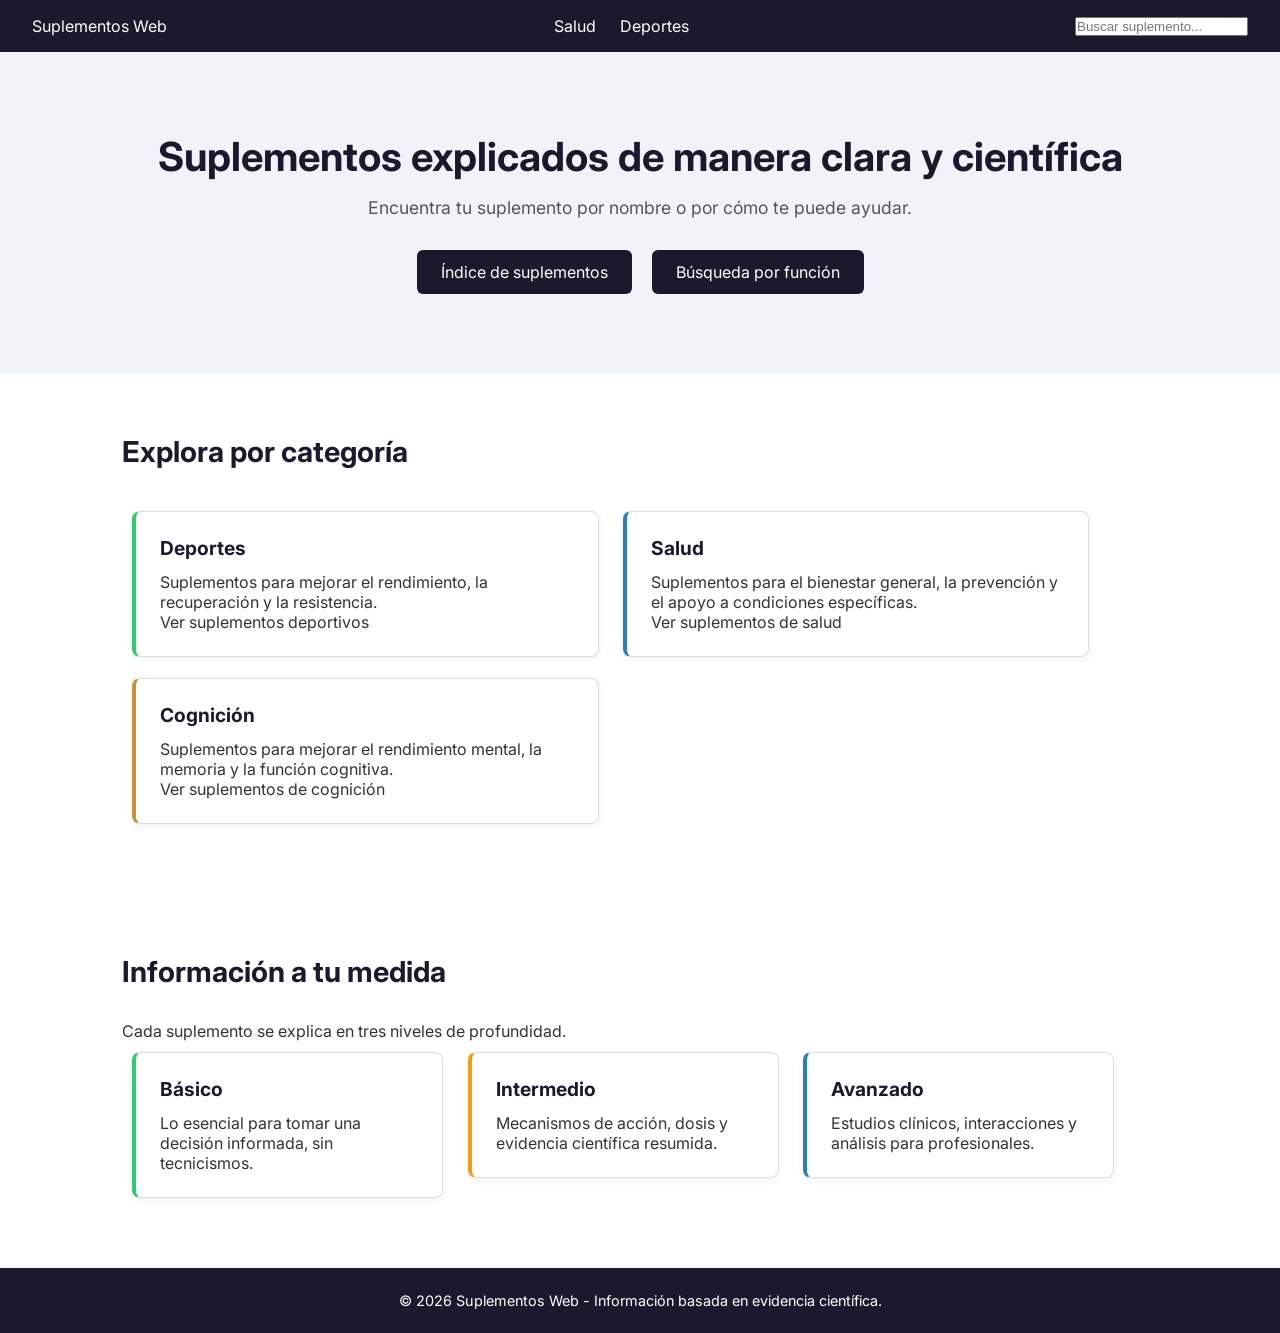
<file: index.html>
<!DOCTYPE html>
<html lang="es">

<head>
    <meta charset="UTF-8">
    <title>Suplementos Web</title>
    <meta name="viewport" content="width=device-width, initial-scale=1.0">
    <link rel="preconnect" href="https://fonts.googleapis.com">
    <link rel="preconnect" href="https://fonts.gstatic.com" crossorigin>
    <link
        href="https://fonts.googleapis.com/css2?family=Inter:ital,opsz,wght@0,14..32,100..900;1,14..32,100..900&display=swap"
        rel="stylesheet">
    <link rel="stylesheet" href="styles.css">
</head>

<body>


    <nav>
        <a href="index.html">Suplementos Web</a>
        <ul>
            <li><a href="#">Salud</a></li>
            <li><a href="#">Deportes</a></li>
        </ul>
        <input type="text" placeholder="Buscar suplemento...">
    </nav>

    <header>
        <h1>Suplementos explicados de manera clara y científica</h1>
        <p>Encuentra tu suplemento por nombre o por cómo te puede ayudar.</p>
        <a href="#">Índice de suplementos</a>
        <a href="#" id="btn-busqueda-funcion">Búsqueda por función</a>
    </header>

    <div id="panel-funcion" style="display:none;">
        <h3>¿Qué quieres mejorar?</h3>

        <div class="grupo-funcion">
            <h4>Rendimiento deportivo</h4>
            <div class="etiquetas-funcion">
                <span>Calambres</span>
                <span>Hidratación</span>
                <span>Hipertrofia</span>
                <span>Post-entrenamiento</span>
                <span>Pre-entrenamiento</span>
                <span>Recuperación muscular</span>
                <span>Resistencia</span>
            </div>
        </div>

        <div class="grupo-funcion">
            <h4>Salud general y metabolismo</h4>
            <div class="etiquetas-funcion">
                <span>Antienvejecimiento</span>
                <span>Antioxidantes</span>
                <span>Capilar</span>
                <span>Circulación</span>
                <span>Colesterol</span>
                <span>Control de peso</span>
                <span>Control glucémico</span>
                <span>Inflamación</span>
                <span>Piel</span>
                <span>Presión arterial</span>
                <span>Retención de líquidos</span>
                <span>Salud cardiovascular</span>
                <span>Salud ocular</span>
                <span>Sistema inmune</span>
            </div>
        </div>

        <div class="grupo-funcion">
            <h4>Mente y sistema nervioso</h4>
            <div class="etiquetas-funcion">
                <span>Ánimo</span>
                <span>Estrés</span>
                <span>Función cognitiva</span>
                <span>Memoria</span>
                <span>Sueño</span>
            </div>
        </div>

        <div class="grupo-funcion">
            <h4>Salud musculoesquelética</h4>
            <div class="etiquetas-funcion">
                <span>Articulaciones</span>
                <span>Huesos</span>
                <span>Sarcopenia</span>
            </div>
        </div>

        <div class="grupo-funcion">
            <h4>Salud digestiva y detox</h4>
            <div class="etiquetas-funcion">
                <span>Absorción de nutrientes</span>
                <span>Acidez</span>
                <span>Detox</span>
                <span>Digestión</span>
                <span>Función hepática</span>
                <span>Microbiota intestinal</span>
            </div>
        </div>

        <div class="grupo-funcion">
            <h4>Salud hormonal y específica</h4>
            <div class="etiquetas-funcion">
                <span>Fertilidad</span>
                <span>Libido</span>
                <span>Menopausia</span>
                <span>Salud prostática</span>
            </div>
        </div>
    </div>

    <section id="categorías">
        <h2>Explora por categoría</h2>
        <div class="tarjeta-categoria categoria-deportes">
            <a href="#">
                <h3>Deportes</h3>
                <p>Suplementos para mejorar el rendimiento, la recuperación y la resistencia.</p>
                <span>Ver suplementos deportivos</span>
            </a>
        </div>
        <div class="tarjeta-categoria categoria-salud">
            <a href="Suplementos/ashwagandha.html">
                <h3>Salud</h3>
                <p>Suplementos para el bienestar general, la prevención y el apoyo a condiciones específicas.</p>
                <span>Ver suplementos de salud</span>
            </a>
        </div>
        <div class="tarjeta-categoria categoria-cognicion">
            <a href="#">
                <h3>Cognición</h3>
                <p>Suplementos para mejorar el rendimiento mental, la memoria y la función cognitiva.</p>
                <span>Ver suplementos de cognición</span>
            </a>
        </div>
    </section>

    <section id="como-funciona">
        <h2>Información a tu medida</h2>
        <p>Cada suplemento se explica en tres niveles de profundidad.</p>
        <div class="nivel-basico">
            <h3>Básico</h3>
            <p>Lo esencial para tomar una decisión informada, sin tecnicismos.</p>
        </div>
        <div class="nivel-intermedio">
            <h3>Intermedio</h3>
            <p>Mecanismos de acción, dosis y evidencia científica resumida.</p>
        </div>
        <div class="nivel-avanzado">
            <h3>Avanzado</h3>
            <p>Estudios clínicos, interacciones y análisis para profesionales.</p>
        </div>
    </section>

    <footer>
        <p>© 2026 Suplementos Web - Información basada en evidencia científica.</p>
    </footer>

    <script>
        const btnBusqueda = document.getElementById('btn-busqueda-funcion');
        const panelFuncion = document.getElementById('panel-funcion');

        btnBusqueda.addEventListener('click', function (e) {
            e.preventDefault();
            if (panelFuncion.style.display === 'none') {
                panelFuncion.style.display = 'block';
            } else {
                panelFuncion.style.display = 'none';
            }
        });
    </script>

</body>

</html>
</file>
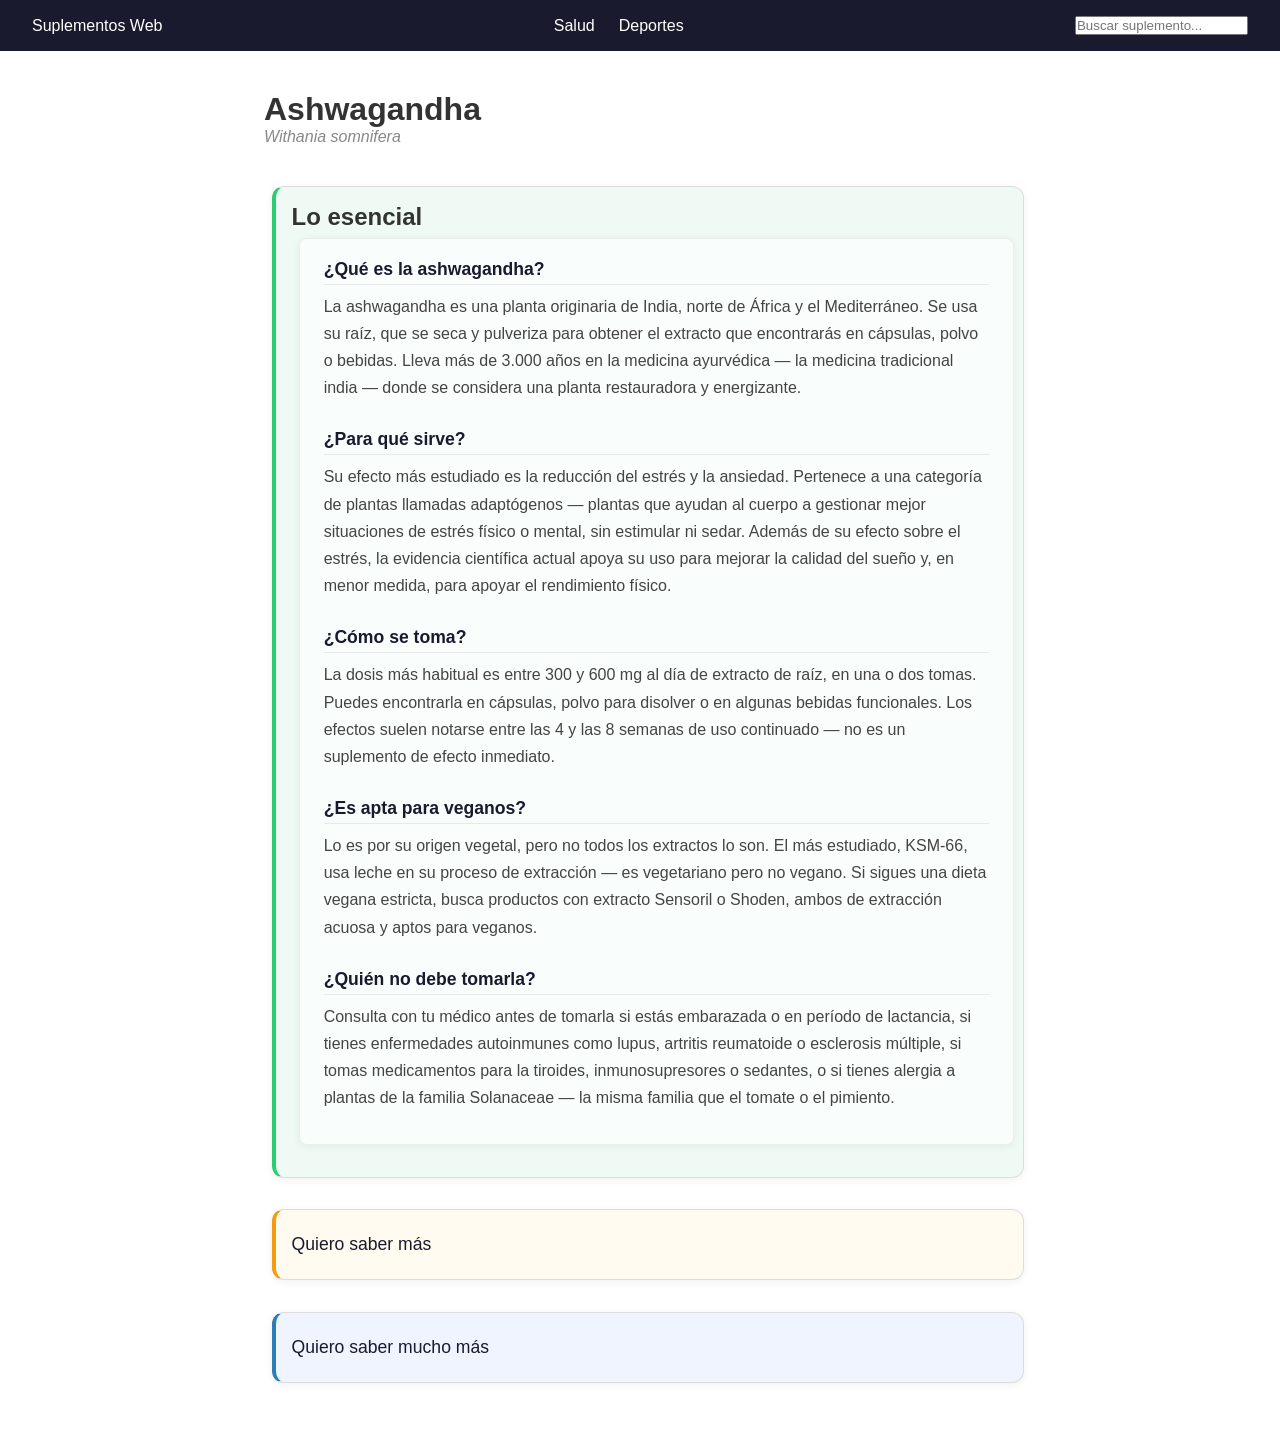
<file: Suplementos/ashwaganda.html>
<!DOCTYPE html>
<html lang="es">

<head>
    <meta charset="UTF-8">
    <meta name="viewport" content="width=device-width, initial-scale=1.0">
    <title>Ashwagandha - Suplementos Web</title>
    <link rel="stylesheet" href="../styles.css">
    <link rel="stylesheet" href="../suplemento.css">
</head>

<body>

    <nav>
        <a href="../index.html">Suplementos Web</a>
        <ul>
            <li><a href="#">Salud</a></li>
            <li><a href="#">Deportes</a></li>
        </ul>
        <input type="text" placeholder="Buscar suplemento...">
    </nav>

    <main>
        <h1>Ashwagandha</h1>
        <p class="nombre-cientifico">Withania somnifera</p>

        <div class="nivel nivel-basico">
            <h2>Lo esencial</h2>
            <div class="nivel nivel-basico">

                <h3>¿Qué es la ashwagandha?</h3>
                <p>La ashwagandha es una planta originaria de India, norte de África y el Mediterráneo. Se usa su raíz,
                    que se seca y pulveriza para obtener el extracto que encontrarás en cápsulas, polvo o bebidas. Lleva
                    más de 3.000 años en la medicina ayurvédica — la medicina tradicional india — donde se considera una
                    planta restauradora y energizante.</p>

                <h3>¿Para qué sirve?</h3>
                <p>Su efecto más estudiado es la reducción del estrés y la ansiedad. Pertenece a una categoría de
                    plantas llamadas adaptógenos — plantas que ayudan al cuerpo a gestionar mejor situaciones de estrés
                    físico o mental, sin estimular ni sedar. Además de su efecto sobre el estrés, la evidencia
                    científica actual apoya su uso para mejorar la calidad del sueño y, en menor medida, para apoyar el
                    rendimiento físico.</p>

                <h3>¿Cómo se toma?</h3>
                <p>La dosis más habitual es entre 300 y 600 mg al día de extracto de raíz, en una o dos tomas. Puedes
                    encontrarla en cápsulas, polvo para disolver o en algunas bebidas funcionales. Los efectos suelen
                    notarse entre las 4 y las 8 semanas de uso continuado — no es un suplemento de efecto inmediato.</p>

                <h3>¿Es apta para veganos?</h3>
                <p>Lo es por su origen vegetal, pero no todos los extractos lo son. El más estudiado, KSM-66, usa leche
                    en
                    su proceso de extracción — es vegetariano pero no vegano. Si sigues una dieta vegana estricta, busca
                    productos con extracto Sensoril o Shoden, ambos de extracción acuosa y aptos para veganos.</p>

                <h3>¿Quién no debe tomarla?</h3>
                <p>Consulta con tu médico antes de tomarla si estás embarazada o en período de lactancia, si tienes
                    enfermedades autoinmunes como lupus, artritis reumatoide o esclerosis múltiple, si tomas
                    medicamentos para la tiroides, inmunosupresores o sedantes, o si tienes alergia a plantas de la
                    familia Solanaceae — la misma familia que el tomate o el pimiento.</p>

            </div>
        </div>

        <details class="nivel nivel-intermedio">
            <summary>Quiero saber más</summary>
            <h2>Más sobre la ashwagandha</h2>

            <h3>Un dato curioso antes de empezar</h3>
            <p><em>Ashwagandha</em> significa literalmente "olor a caballo" en sánscrito — en referencia tanto al aroma
                característico de su raíz como a la fortaleza que tradicionalmente se le atribuye. Si alguna vez la has
                tomado en polvo, entenderás perfectamente por qué la cápsula es la forma de consumo más recomendada.</p>

            <h3>Cómo actúa en tu cuerpo</h3>
            <p>La ashwagandha contiene un grupo de compuestos activos llamados witanólidos, siendo la witaferina A y la
                witaferina D los más estudiados. Actúan por dos vías principales.</p>
            <p>La primera es sobre el sistema GABAérgico — el sistema de freno natural del sistema nervioso. Al
                modularlo, la ashwagandha puede reducir la actividad neuronal excesiva asociada al estrés, la ansiedad y
                los problemas de sueño, de forma similar a como actúan algunos ansiolíticos, pero con un mecanismo
                diferente y sin el riesgo de dependencia asociado a estos.</p>
            <p>La segunda vía es antioxidante. Los witanólidos favorecen un entorno celular más saludable reduciendo la
                producción de radicales libres e incrementando la capacidad antioxidante del organismo, de forma
                parecida a como actúa la melatonina.</p>
            <p>Hay un tercer mecanismo relevante: la ashwagandha parece actuar sobre el eje
                hipotálamo-hipófisis-suprarrenal, que es básicamente el sistema de mando del estrés en tu cuerpo. Al
                regularlo, reduce la producción de cortisol — la hormona del estrés — de forma sostenida.</p>

            <h3>Absorción: cómo sacarle más partido</h3>
            <p>Los witanólidos son liposolubles — se disuelven en grasa, no en agua. Esto tiene implicaciones prácticas
                directas.</p>
            <p>Tómala siempre con alimentos que contengan grasa saludable: aguacate, huevos, frutos secos o aceite de
                oliva mejoran significativamente su absorción. Evita tomarla en ayunas: no solo absorbes menos, sino que
                puede causar molestias gastrointestinales en personas sensibles. La piperina, el compuesto activo de la
                pimienta negra, aumenta la biodisponibilidad de los witanólidos de forma significativa. Algunos
                suplementos ya la incorporan en su fórmula. Si el tuyo no la lleva, tomarla con una comida que contenga
                pimienta negra es una alternativa práctica.</p>

            <h3>Sinergias: con qué funciona mejor</h3>
            <p>Si ya tomas magnesio y vitaminas del grupo B, o estás pensando en hacerlo, la ashwagandha encaja bien en
                esa combinación. Los tres actúan sobre el sistema nervioso y la respuesta al estrés, pero por vías
                distintas — no se solapan, se complementan. Algo parecido ocurre con la vitamina D: por separado cada
                una tiene sus beneficios, pero juntas parecen reforzarse mutuamente en lo cognitivo y en lo
                inmunológico. La cúrcuma es otra compañera razonable, esta vez por su acción antiinflamatoria, que actúa
                sobre un terreno diferente al de la ashwagandha. Ninguna de estas combinaciones es obligatoria, pero si
                ya tomas alguna de ellas, no hay razón para separarlas.</p>

            <h3>Precaución al combinar con</h3>
            <p>Sedantes, ansiolíticos o somníferos — puede potenciar su efecto de forma excesiva. Medicamentos para la
                tiroides — la ashwagandha puede elevar los niveles de T3 y T4, lo que puede requerir ajuste de dosis.
                Inmunosupresores — al tener actividad inmunomoduladora, puede interferir con su efecto. Una nota para
                los curiosos: algunos expertos en fitoterapia recomiendan no combinar varios adaptógenos a la vez cuando
                se empieza — así es más fácil identificar qué funciona y qué produce efectos secundarios.</p>

            <h3>Qué dicen los estudios</h3>
            <p>Un ensayo doble ciego con placebo de 60 días con 64 adultos con estrés crónico mostró una reducción del
                27,9% en los niveles de cortisol y mejoras significativas en escalas validadas de estrés y ansiedad con
                300 mg diarios de KSM-66 (Chandrasekhar et al., 2012 — <a href="#estudio-chandrasekhar-2012">ver
                    estudios</a>).</p>
            <p>Un segundo ensayo de 60 días con 240 mg diarios de extracto Shoden encontró reducciones significativas de
                cortisol matutino y mejoras en la escala Hamilton de ansiedad, sin efectos adversos reportados (Lopresti
                et al., 2019 — <a href="#estudio-lopresti-2019">ver estudios</a>).</p>
            <p>Una revisión de 2025 que analizó 11 revisiones sistemáticas con más de 9.000 participantes concluye que
                la ashwagandha mejora la resistencia aeróbica, la fuerza muscular y la calidad del sueño en atletas y
                personas sanas (Ferreira et al., 2025 — <a href="#estudio-metaanalisis-2025">ver estudios</a>).</p>

            <h3>Los sellos de calidad</h3>
            <p>La concentración de witanólidos varía enormemente entre productos. Un suplemento genérico puede tener
                entre un 1,5% y un 3%. Los tres extractos con respaldo científico propio superan ampliamente ese umbral,
                pero lo hacen de formas distintas.</p>
            <p><strong>KSM-66</strong> es el más estudiado, con el mayor número de ensayos clínicos publicados. Usa
                únicamente la raíz y emplea un proceso de extracción basado en leche — sin solventes alcohólicos — que
                preserva el perfil natural de compuestos tal como aparece en la tradición ayurvédica. Estandarizado al
                5% de witanólidos, su dosis habitual es de 300 a 600 mg diarios. Dato relevante si eres vegano estricto:
                el uso de leche en su proceso lo hace vegetariano pero no vegano. Es el extracto de referencia para
                estrés y rendimiento deportivo.</p>
            <p><strong>Sensoril</strong> usa raíz y hoja, alcanzando una concentración del 10% de witanólidos con
                extracción exclusivamente acuosa — apta para veganos. Tiene el conjunto de datos clínicos más amplio en
                resultados relacionados con el sueño. Al ser más concentrado, las dosis eficaces son menores: entre 125
                y 250 mg diarios.</p>
            <p><strong>Shoden</strong> es el más reciente y el más concentrado: alcanza un 35% de witanólidos mediante
                extracción dual con agua y etanol. Permite dosis muy pequeñas — alrededor de 120 mg. Vegano, sin gluten
                y sin OGM. Al ser el más nuevo, su historial de seguridad a largo plazo es más limitado.</p>
            <p>Si tuvieras que elegir sin más información: KSM-66 para estrés y rendimiento físico, Sensoril para sueño,
                Shoden si buscas la dosis más baja posible.</p>

            <h3>Lo que la ciencia aún no tiene claro</h3>
            <p>En 2023, Dinamarca prohibió la ashwagandha argumentando que es imposible establecer una dosis segura con
                los datos disponibles. La decisión se basó en posibles efectos sobre las hormonas tiroideas y sexuales,
                y un posible efecto abortivo documentado en la medicina ayurvédica tradicional.</p>
            <p>Sin embargo, ni la Agencia Europea del Medicamento ni la FDA han seguido el mismo camino. La conclusión
                más honesta: para adultos sanos sin condiciones de riesgo, los datos apuntan a un perfil de seguridad
                razonable. Para quienes tienen patologías tiroideas, autoinmunes o toman medicación crónica, la
                conversación con el médico antes de empezar no es opcional.</p>
        </details>

        <details class="nivel nivel-avanzado">
            <summary>Quiero saber mucho más</summary>
            <h2>Evidencia científica</h2>

            <p>Solo se incluyen ensayos aleatorizados, doble ciego y controlados con placebo. Los estudios
                observacionales y los realizados exclusivamente en animales no aparecen en esta sección.</p>

            <div id="estudio-chandrasekhar-2012">
                <h3>Estudio 1 — Referencia en reducción de cortisol y estrés</h3>
                <p>Chandrasekhar K, Kapoor J, Anishetty S. (2012)<br>
                    <em>Indian Journal of Psychological Medicine</em>, 34(3), 255–262.
                </p>
                <p>64 adultos con estrés crónico. Doble ciego, aleatorizado, controlado con placebo. Duración: 60 días.
                    Intervención: 300 mg de KSM-66 dos veces al día.</p>
                <p>Resultados: reducción estadísticamente significativa en todas las escalas de estrés evaluadas
                    (p&lt;0,0001). Reducción del 27,9% en niveles séricos de cortisol respecto al grupo placebo
                    (p=0,0006). Sin efectos adversos graves. Sin conflicto de interés declarado — el extracto fue
                    proporcionado por Ixoreal Biomed pero los investigadores pertenecen a instituciones independientes.
                </p>
                <p>Limitaciones relevantes: muestra pequeña (n=64). Los resultados son consistentes con estudios
                    posteriores pero no deben considerarse definitivos de forma aislada.</p>
                <a href="https://pubmed.ncbi.nlm.nih.gov/23439798/" target="_blank">Ver estudio en PubMed</a>
            </div>

            <div id="estudio-majeed-2023">
                <h3>Estudio 2 — Estrés, ansiedad y calidad de vida</h3>
                <p>Majeed M, Nagabhushanam K, Mundkur L. (2023)<br>
                    <em>Medicine</em>, 102, e35521.
                </p>
                <p>54 adultos sanos con síntomas leves a moderados de estrés y ansiedad. Doble ciego, aleatorizado,
                    controlado con placebo. Duración: 60 días. Intervención: 500 mg de extracto de raíz con 5 mg de
                    piperina, una vez al día.</p>
                <p>Resultados: mejoras significativas en escala de estrés percibido (PSS), trastorno de ansiedad
                    generalizada (GAD-7) y calidad de vida. Reducción de cortisol salival matutino y aumento de
                    serotonina urinaria. Mejoras en función cognitiva medidas con batería neuropsicológica CANTAB —
                    incluyendo multitarea, concentración y tiempo de decisión.</p>
                <p>Limitaciones: los autores son empleados de Sami-Sabinsa, empresa fabricante del extracto utilizado.
                    Conflicto de interés declarado — los resultados deben interpretarse con esta consideración.</p>
                <a href="https://pubmed.ncbi.nlm.nih.gov/37832082/" target="_blank">Ver estudio en PubMed</a>
            </div>

            <div id="estudio-lopresti-2019">
                <h3>Estudio 3 — Estrés y ansiedad, comparación de dosis</h3>
                <p>Lopresti AL, Smith SJ, Malvi H, Kodgule R. (2019)<br>
                    <em>Medicine (Baltimore)</em>, 98(37), e17186.
                </p>
                <p>60 adultos con estrés percibido moderado-alto. Doble ciego, aleatorizado, controlado con placebo.
                    Duración: 8 semanas. Intervención: 240 mg de extracto Shoden (35% witanólidos) una vez al día.</p>
                <p>Resultados: reducciones significativas en escala de estrés percibido y escala Hamilton de ansiedad.
                    Reducción de cortisol matutino. Mejoras en calidad del sueño. Sin efectos adversos reportados.</p>
                <p>Limitaciones: muestra moderada. El extracto fue proporcionado por Arjuna Natural, empresa fabricante
                    — conflicto de interés declarado.</p>
                <a href="https://pubmed.ncbi.nlm.nih.gov/31517876/" target="_blank">Ver estudio en PubMed</a>
            </div>

            <div id="estudio-metaanalisis-2025">
                <h3>Estudio 4 — Metaanálisis sobre cortisol y estrés</h3>
                <p>Revisión sistemática y metaanálisis. (2025)<br>
                    <em>PMC/NIH</em>, PMCID: PMC12242034.
                </p>
                <p>15 ensayos clínicos aleatorizados incluidos. Muestra combinada: 873 participantes. Bases de datos
                    consultadas: PubMed, Web of Science, Scopus y Cochrane hasta septiembre de 2024.</p>
                <p>Resultados: reducción estadísticamente significativa de cortisol y de síntomas de estrés y ansiedad
                    en el conjunto de los estudios analizados. La heterogeneidad entre estudios es moderada — las
                    diferencias en extractos, dosis y poblaciones dificultan la comparación directa.</p>
                <p>Esta revisión es actualmente la síntesis de evidencia más completa disponible sobre ashwagandha y
                    estrés.</p>
                <a href="https://www.ncbi.nlm.nih.gov/pmc/articles/PMC12242034/" target="_blank">Ver estudio en
                    PubMed</a>
            </div>

            <h3>Contexto crítico: lo que la evidencia permite concluir y lo que no</h3>
            <p>Los estudios disponibles apuntan de forma consistente a una reducción real del cortisol y de la
                percepción subjetiva del estrés con dosis entre 240 y 600 mg diarios de extracto estandarizado. La señal
                es suficientemente robusta como para que cuatro metaanálisis independientes la hayan confirmado.</p>
            <p>Sin embargo, hay limitaciones estructurales que debemos conocer. La mayoría de ensayos duran entre 60 y
                90 días — no sabemos qué ocurre con uso prolongado más allá de un año, aunque un estudio observacional
                de 12 meses con KSM-66 no encontró alteraciones en función hepática, renal ni tiroidea. Las muestras son
                generalmente pequeñas. Y varios estudios tienen conflictos de interés declarados — el extracto fue
                proporcionado por el fabricante en más de la mitad de los casos.</p>
            <p>La conclusión más honesta: la evidencia es prometedora y creciente, pero no es comparable en volumen ni
                en independencia a la de fármacos regulados. Para un adulto sano sin patologías de riesgo, la relación
                beneficio-riesgo parece favorable. Para cualquier otra situación, la conversación con un profesional
                sanitario no es un formulismo — es necesaria.</p>
        </details>

    </main>

</body>

</html>
</file>
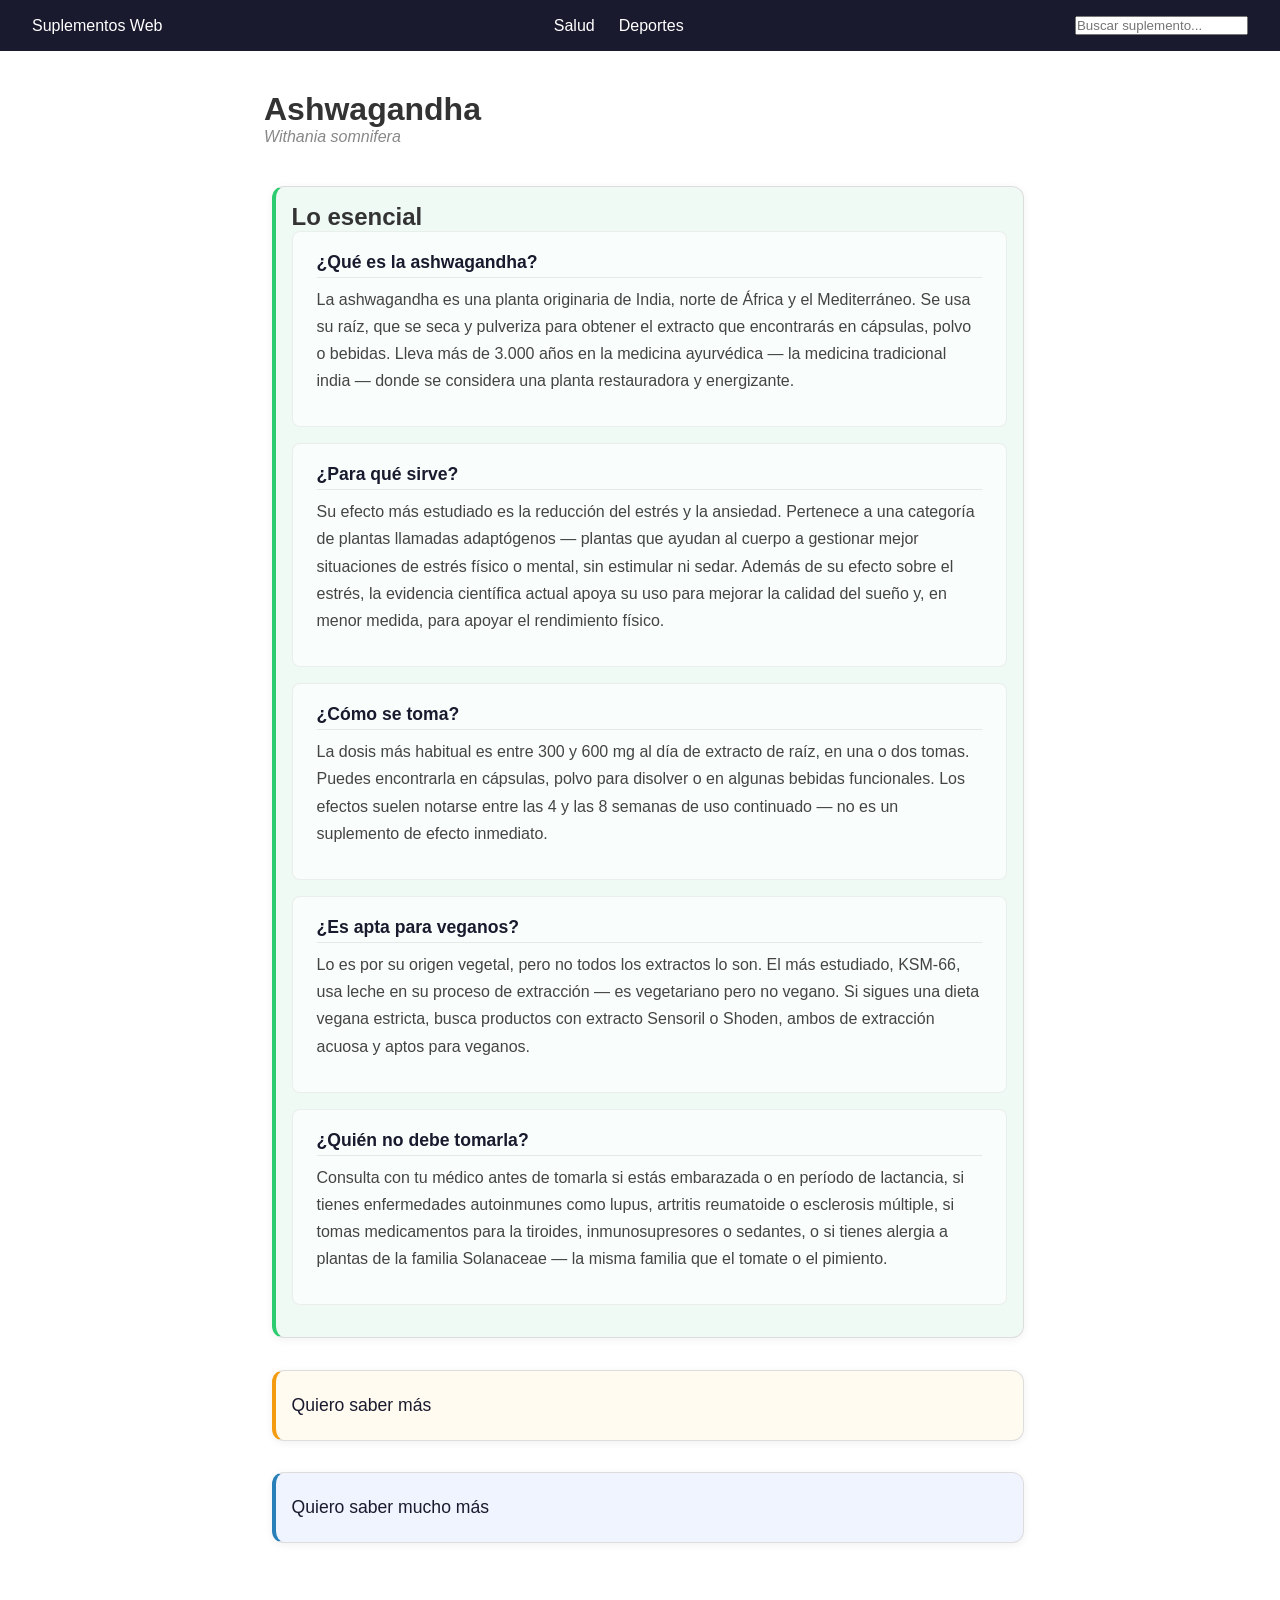
<file: Suplementos/ashwagandha.html>
<!DOCTYPE html>
<html lang="es">

<head>
    <meta charset="UTF-8">
    <meta name="viewport" content="width=device-width, initial-scale=1.0">
    <title>Ashwagandha - Suplementos Web</title>
    <link rel="stylesheet" href="../styles.css">
    <link rel="stylesheet" href="../suplemento.css">
</head>

<body>

    <nav>
        <a href="../index.html">Suplementos Web</a>
        <ul>
            <li><a href="#">Salud</a></li>
            <li><a href="#">Deportes</a></li>
        </ul>
        <input type="text" placeholder="Buscar suplemento...">
    </nav>

    <main>
        <h1>Ashwagandha</h1>
        <p class="nombre-cientifico">Withania somnifera</p>

        <div class="nivel nivel-basico">
            <h2>Lo esencial</h2>
            <div>
                <h3>¿Qué es la ashwagandha?</h3>
                <p>La ashwagandha es una planta originaria de India, norte de África y el Mediterráneo. Se usa su
                    raíz,
                    que se seca y pulveriza para obtener el extracto que encontrarás en cápsulas, polvo o bebidas.
                    Lleva
                    más de 3.000 años en la medicina ayurvédica — la medicina tradicional india — donde se considera
                    una
                    planta restauradora y energizante.</p>
            </div>

            <div>
                <h3>¿Para qué sirve?</h3>
                <p>Su efecto más estudiado es la reducción del estrés y la ansiedad. Pertenece a una categoría de
                    plantas llamadas adaptógenos — plantas que ayudan al cuerpo a gestionar mejor situaciones de
                    estrés
                    físico o mental, sin estimular ni sedar. Además de su efecto sobre el estrés, la evidencia
                    científica actual apoya su uso para mejorar la calidad del sueño y, en menor medida, para apoyar
                    el
                    rendimiento físico.</p>
            </div>

            <div>
                <h3>¿Cómo se toma?</h3>
                <p>La dosis más habitual es entre 300 y 600 mg al día de extracto de raíz, en una o dos tomas.
                    Puedes
                    encontrarla en cápsulas, polvo para disolver o en algunas bebidas funcionales. Los efectos
                    suelen
                    notarse entre las 4 y las 8 semanas de uso continuado — no es un suplemento de efecto inmediato.
                </p>
            </div>

            <div>
                <h3>¿Es apta para veganos?</h3>
                <p>Lo es por su origen vegetal, pero no todos los extractos lo son. El más estudiado, KSM-66, usa
                    leche
                    en
                    su proceso de extracción — es vegetariano pero no vegano. Si sigues una dieta vegana estricta,
                    busca
                    productos con extracto Sensoril o Shoden, ambos de extracción acuosa y aptos para veganos.</p>
            </div>

            <div>
                <h3>¿Quién no debe tomarla?</h3>
                <p>Consulta con tu médico antes de tomarla si estás embarazada o en período de lactancia, si tienes
                    enfermedades autoinmunes como lupus, artritis reumatoide o esclerosis múltiple, si tomas
                    medicamentos para la tiroides, inmunosupresores o sedantes, o si tienes alergia a plantas de la
                    familia Solanaceae — la misma familia que el tomate o el pimiento.</p>
            </div>

        </div>
        </div>

        <details class="nivel nivel-intermedio">
            <summary>Quiero saber más</summary>
            <h2>Más sobre la ashwagandha</h2>

            <div>
                <h3>Un dato curioso antes de empezar</h3>
                <p><em>Ashwagandha</em> significa literalmente "olor a caballo" en sánscrito — en referencia tanto al
                    aroma
                    característico de su raíz como a la fortaleza que tradicionalmente se le atribuye. Si alguna vez la
                    has
                    tomado en polvo, entenderás perfectamente por qué la cápsula es la forma de consumo más recomendada.
                </p>
            </div>

            <div>
                <h3>Cómo actúa en tu cuerpo</h3>
                <p>La ashwagandha contiene un grupo de compuestos activos llamados witanólidos, siendo la witaferina A y
                    la
                    witaferina D los más estudiados. Actúan por dos vías principales.</p>
                <p>La primera es sobre el sistema GABAérgico — el sistema de freno natural del sistema nervioso. Al
                    modularlo, la ashwagandha puede reducir la actividad neuronal excesiva asociada al estrés, la
                    ansiedad y
                    los problemas de sueño, de forma similar a como actúan algunos ansiolíticos, pero con un mecanismo
                    diferente y sin el riesgo de dependencia asociado a estos.</p>
                <p>La segunda vía es antioxidante. Los witanólidos favorecen un entorno celular más saludable reduciendo
                    la
                    producción de radicales libres e incrementando la capacidad antioxidante del organismo, de forma
                    parecida a como actúa la melatonina.</p>
                <p>Hay un tercer mecanismo relevante: la ashwagandha parece actuar sobre el eje
                    hipotálamo-hipófisis-suprarrenal, que es básicamente el sistema de mando del estrés en tu cuerpo. Al
                    regularlo, reduce la producción de cortisol — la hormona del estrés — de forma sostenida.</p>
            </div>

            <div>
                <h3>Absorción: cómo sacarle más partido</h3>
                <p>Los witanólidos son liposolubles — se disuelven en grasa, no en agua. Esto tiene implicaciones
                    prácticas
                    directas.</p>
                <p>Tómala siempre con alimentos que contengan grasa saludable: aguacate, huevos, frutos secos o aceite
                    de
                    oliva mejoran significativamente su absorción. Evita tomarla en ayunas: no solo absorbes menos, sino
                    que
                    puede causar molestias gastrointestinales en personas sensibles. La piperina, el compuesto activo de
                    la
                    pimienta negra, aumenta la biodisponibilidad de los witanólidos de forma significativa. Algunos
                    suplementos ya la incorporan en su fórmula. Si el tuyo no la lleva, tomarla con una comida que
                    contenga
                    pimienta negra es una alternativa práctica.</p>
            </div>

            <div>
                <h3>Sinergias: con qué funciona mejor</h3>
                <p>Si ya tomas magnesio y vitaminas del grupo B, o estás pensando en hacerlo, la ashwagandha encaja bien
                    en
                    esa combinación. Los tres actúan sobre el sistema nervioso y la respuesta al estrés, pero por vías
                    distintas — no se solapan, se complementan. Algo parecido ocurre con la vitamina D: por separado
                    cada
                    una tiene sus beneficios, pero juntas parecen reforzarse mutuamente en lo cognitivo y en lo
                    inmunológico. La cúrcuma es otra compañera razonable, esta vez por su acción antiinflamatoria, que
                    actúa
                    sobre un terreno diferente al de la ashwagandha. Ninguna de estas combinaciones es obligatoria, pero
                    si
                    ya tomas alguna de ellas, no hay razón para separarlas.</p>
            </div>

            <div>
                <h3>Precaución al combinar con</h3>
                <p>Sedantes, ansiolíticos o somníferos — puede potenciar su efecto de forma excesiva. Medicamentos para
                    la
                    tiroides — la ashwagandha puede elevar los niveles de T3 y T4, lo que puede requerir ajuste de
                    dosis.
                    Inmunosupresores — al tener actividad inmunomoduladora, puede interferir con su efecto. Una nota
                    para
                    los curiosos: algunos expertos en fitoterapia recomiendan no combinar varios adaptógenos a la vez
                    cuando
                    se empieza — así es más fácil identificar qué funciona y qué produce efectos secundarios.</p>
            </div>

            <div>
                <h3>Qué dicen los estudios</h3>
                <p>Un ensayo doble ciego con placebo de 60 días con 64 adultos con estrés crónico mostró una reducción
                    del
                    27,9% en los niveles de cortisol y mejoras significativas en escalas validadas de estrés y ansiedad
                    con
                    300 mg diarios de KSM-66 (Chandrasekhar et al., 2012 — <a href="#estudio-chandrasekhar-2012">ver
                        estudios</a>).</p>
                <p>Un segundo ensayo de 60 días con 240 mg diarios de extracto Shoden encontró reducciones
                    significativas de
                    cortisol matutino y mejoras en la escala Hamilton de ansiedad, sin efectos adversos reportados
                    (Lopresti
                    et al., 2019 — <a href="#estudio-lopresti-2019">ver estudios</a>).</p>
                <p>Una revisión de 2025 que analizó 11 revisiones sistemáticas con más de 9.000 participantes concluye
                    que
                    la ashwagandha mejora la resistencia aeróbica, la fuerza muscular y la calidad del sueño en atletas
                    y
                    personas sanas (Ferreira et al., 2025 — <a href="#estudio-metaanalisis-2025">ver estudios</a>).</p>
            </div>

            <div>
                <h3>Los sellos de calidad</h3>
                <p>La concentración de witanólidos varía enormemente entre productos. Un suplemento genérico puede tener
                    entre un 1,5% y un 3%. Los tres extractos con respaldo científico propio superan ampliamente ese
                    umbral,
                    pero lo hacen de formas distintas.</p>
                <p><strong>KSM-66</strong> es el más estudiado, con el mayor número de ensayos clínicos publicados. Usa
                    únicamente la raíz y emplea un proceso de extracción basado en leche — sin solventes alcohólicos —
                    que
                    preserva el perfil natural de compuestos tal como aparece en la tradición ayurvédica. Estandarizado
                    al
                    5% de witanólidos, su dosis habitual es de 300 a 600 mg diarios. Dato relevante si eres vegano
                    estricto:
                    el uso de leche en su proceso lo hace vegetariano pero no vegano. Es el extracto de referencia para
                    estrés y rendimiento deportivo.</p>
                <p><strong>Sensoril</strong> usa raíz y hoja, alcanzando una concentración del 10% de witanólidos con
                    extracción exclusivamente acuosa — apta para veganos. Tiene el conjunto de datos clínicos más amplio
                    en
                    resultados relacionados con el sueño. Al ser más concentrado, las dosis eficaces son menores: entre
                    125
                    y 250 mg diarios.</p>
                <p><strong>Shoden</strong> es el más reciente y el más concentrado: alcanza un 35% de witanólidos
                    mediante
                    extracción dual con agua y etanol. Permite dosis muy pequeñas — alrededor de 120 mg. Vegano, sin
                    gluten
                    y sin OGM. Al ser el más nuevo, su historial de seguridad a largo plazo es más limitado.</p>
                <p>Si tuvieras que elegir sin más información: KSM-66 para estrés y rendimiento físico, Sensoril para
                    sueño,
                    Shoden si buscas la dosis más baja posible.</p>
            </div>

            <div>
                <h3>Lo que la ciencia aún no tiene claro</h3>
                <p>En 2023, Dinamarca prohibió la ashwagandha argumentando que es imposible establecer una dosis segura
                    con
                    los datos disponibles. La decisión se basó en posibles efectos sobre las hormonas tiroideas y
                    sexuales,
                    y un posible efecto abortivo documentado en la medicina ayurvédica tradicional.</p>
                <p>Sin embargo, ni la Agencia Europea del Medicamento ni la FDA han seguido el mismo camino. La
                    conclusión
                    más honesta: para adultos sanos sin condiciones de riesgo, los datos apuntan a un perfil de
                    seguridad
                    razonable. Para quienes tienen patologías tiroideas, autoinmunes o toman medicación crónica, la
                    conversación con el médico antes de empezar no es opcional.</p>
            </div>


        </details>

        <details class="nivel nivel-avanzado">
            <summary>Quiero saber mucho más</summary>
            <h2>Evidencia científica</h2>

            <p>Solo se incluyen ensayos aleatorizados, doble ciego y controlados con placebo. Los estudios
                observacionales y los realizados exclusivamente en animales no aparecen en esta sección.</p>

            <div id="estudio-chandrasekhar-2012">
                <h3>Estudio 1 — Referencia en reducción de cortisol y estrés</h3>
                <p>Chandrasekhar K, Kapoor J, Anishetty S. (2012)<br>
                    <em>Indian Journal of Psychological Medicine</em>, 34(3), 255–262.
                </p>
                <p>64 adultos con estrés crónico. Doble ciego, aleatorizado, controlado con placebo. Duración: 60 días.
                    Intervención: 300 mg de KSM-66 dos veces al día.</p>
                <p>Resultados: reducción estadísticamente significativa en todas las escalas de estrés evaluadas
                    (p&lt;0,0001). Reducción del 27,9% en niveles séricos de cortisol respecto al grupo placebo
                    (p=0,0006). Sin efectos adversos graves. Sin conflicto de interés declarado — el extracto fue
                    proporcionado por Ixoreal Biomed pero los investigadores pertenecen a instituciones independientes.
                </p>
                <p>Limitaciones relevantes: muestra pequeña (n=64). Los resultados son consistentes con estudios
                    posteriores pero no deben considerarse definitivos de forma aislada.</p>
                <a href="https://pubmed.ncbi.nlm.nih.gov/23439798/" target="_blank">Ver estudio en PubMed</a>
            </div>

            <div id="estudio-majeed-2023">
                <h3>Estudio 2 — Estrés, ansiedad y calidad de vida</h3>
                <p>Majeed M, Nagabhushanam K, Mundkur L. (2023)<br>
                    <em>Medicine</em>, 102, e35521.
                </p>
                <p>54 adultos sanos con síntomas leves a moderados de estrés y ansiedad. Doble ciego, aleatorizado,
                    controlado con placebo. Duración: 60 días. Intervención: 500 mg de extracto de raíz con 5 mg de
                    piperina, una vez al día.</p>
                <p>Resultados: mejoras significativas en escala de estrés percibido (PSS), trastorno de ansiedad
                    generalizada (GAD-7) y calidad de vida. Reducción de cortisol salival matutino y aumento de
                    serotonina urinaria. Mejoras en función cognitiva medidas con batería neuropsicológica CANTAB —
                    incluyendo multitarea, concentración y tiempo de decisión.</p>
                <p>Limitaciones: los autores son empleados de Sami-Sabinsa, empresa fabricante del extracto utilizado.
                    Conflicto de interés declarado — los resultados deben interpretarse con esta consideración.</p>
                <a href="https://pubmed.ncbi.nlm.nih.gov/37832082/" target="_blank">Ver estudio en PubMed</a>
            </div>

            <div id="estudio-lopresti-2019">
                <h3>Estudio 3 — Estrés y ansiedad, comparación de dosis</h3>
                <p>Lopresti AL, Smith SJ, Malvi H, Kodgule R. (2019)<br>
                    <em>Medicine (Baltimore)</em>, 98(37), e17186.
                </p>
                <p>60 adultos con estrés percibido moderado-alto. Doble ciego, aleatorizado, controlado con placebo.
                    Duración: 8 semanas. Intervención: 240 mg de extracto Shoden (35% witanólidos) una vez al día.</p>
                <p>Resultados: reducciones significativas en escala de estrés percibido y escala Hamilton de ansiedad.
                    Reducción de cortisol matutino. Mejoras en calidad del sueño. Sin efectos adversos reportados.</p>
                <p>Limitaciones: muestra moderada. El extracto fue proporcionado por Arjuna Natural, empresa fabricante
                    — conflicto de interés declarado.</p>
                <a href="https://pubmed.ncbi.nlm.nih.gov/31517876/" target="_blank">Ver estudio en PubMed</a>
            </div>

            <div id="estudio-metaanalisis-2025">
                <h3>Estudio 4 — Metaanálisis sobre cortisol y estrés</h3>
                <p>Revisión sistemática y metaanálisis. (2025)<br>
                    <em>PMC/NIH</em>, PMCID: PMC12242034.
                </p>
                <p>15 ensayos clínicos aleatorizados incluidos. Muestra combinada: 873 participantes. Bases de datos
                    consultadas: PubMed, Web of Science, Scopus y Cochrane hasta septiembre de 2024.</p>
                <p>Resultados: reducción estadísticamente significativa de cortisol y de síntomas de estrés y ansiedad
                    en el conjunto de los estudios analizados. La heterogeneidad entre estudios es moderada — las
                    diferencias en extractos, dosis y poblaciones dificultan la comparación directa.</p>
                <p>Esta revisión es actualmente la síntesis de evidencia más completa disponible sobre ashwagandha y
                    estrés.</p>
                <a href="https://www.ncbi.nlm.nih.gov/pmc/articles/PMC12242034/" target="_blank">Ver estudio en
                    PubMed</a>
            </div>

            <h3>Contexto crítico: lo que la evidencia permite concluir y lo que no</h3>
            <p>Los estudios disponibles apuntan de forma consistente a una reducción real del cortisol y de la
                percepción subjetiva del estrés con dosis entre 240 y 600 mg diarios de extracto estandarizado. La señal
                es suficientemente robusta como para que cuatro metaanálisis independientes la hayan confirmado.</p>
            <p>Sin embargo, hay limitaciones estructurales que debemos conocer. La mayoría de ensayos duran entre 60 y
                90 días — no sabemos qué ocurre con uso prolongado más allá de un año, aunque un estudio observacional
                de 12 meses con KSM-66 no encontró alteraciones en función hepática, renal ni tiroidea. Las muestras son
                generalmente pequeñas. Y varios estudios tienen conflictos de interés declarados — el extracto fue
                proporcionado por el fabricante en más de la mitad de los casos.</p>
            <p>La conclusión más honesta: la evidencia es prometedora y creciente, pero no es comparable en volumen ni
                en independencia a la de fármacos regulados. Para un adulto sano sin patologías de riesgo, la relación
                beneficio-riesgo parece favorable. Para cualquier otra situación, la conversación con un profesional
                sanitario no es un formulismo — es necesaria.</p>
        </details>

    </main>

</body>

</html>
</file>
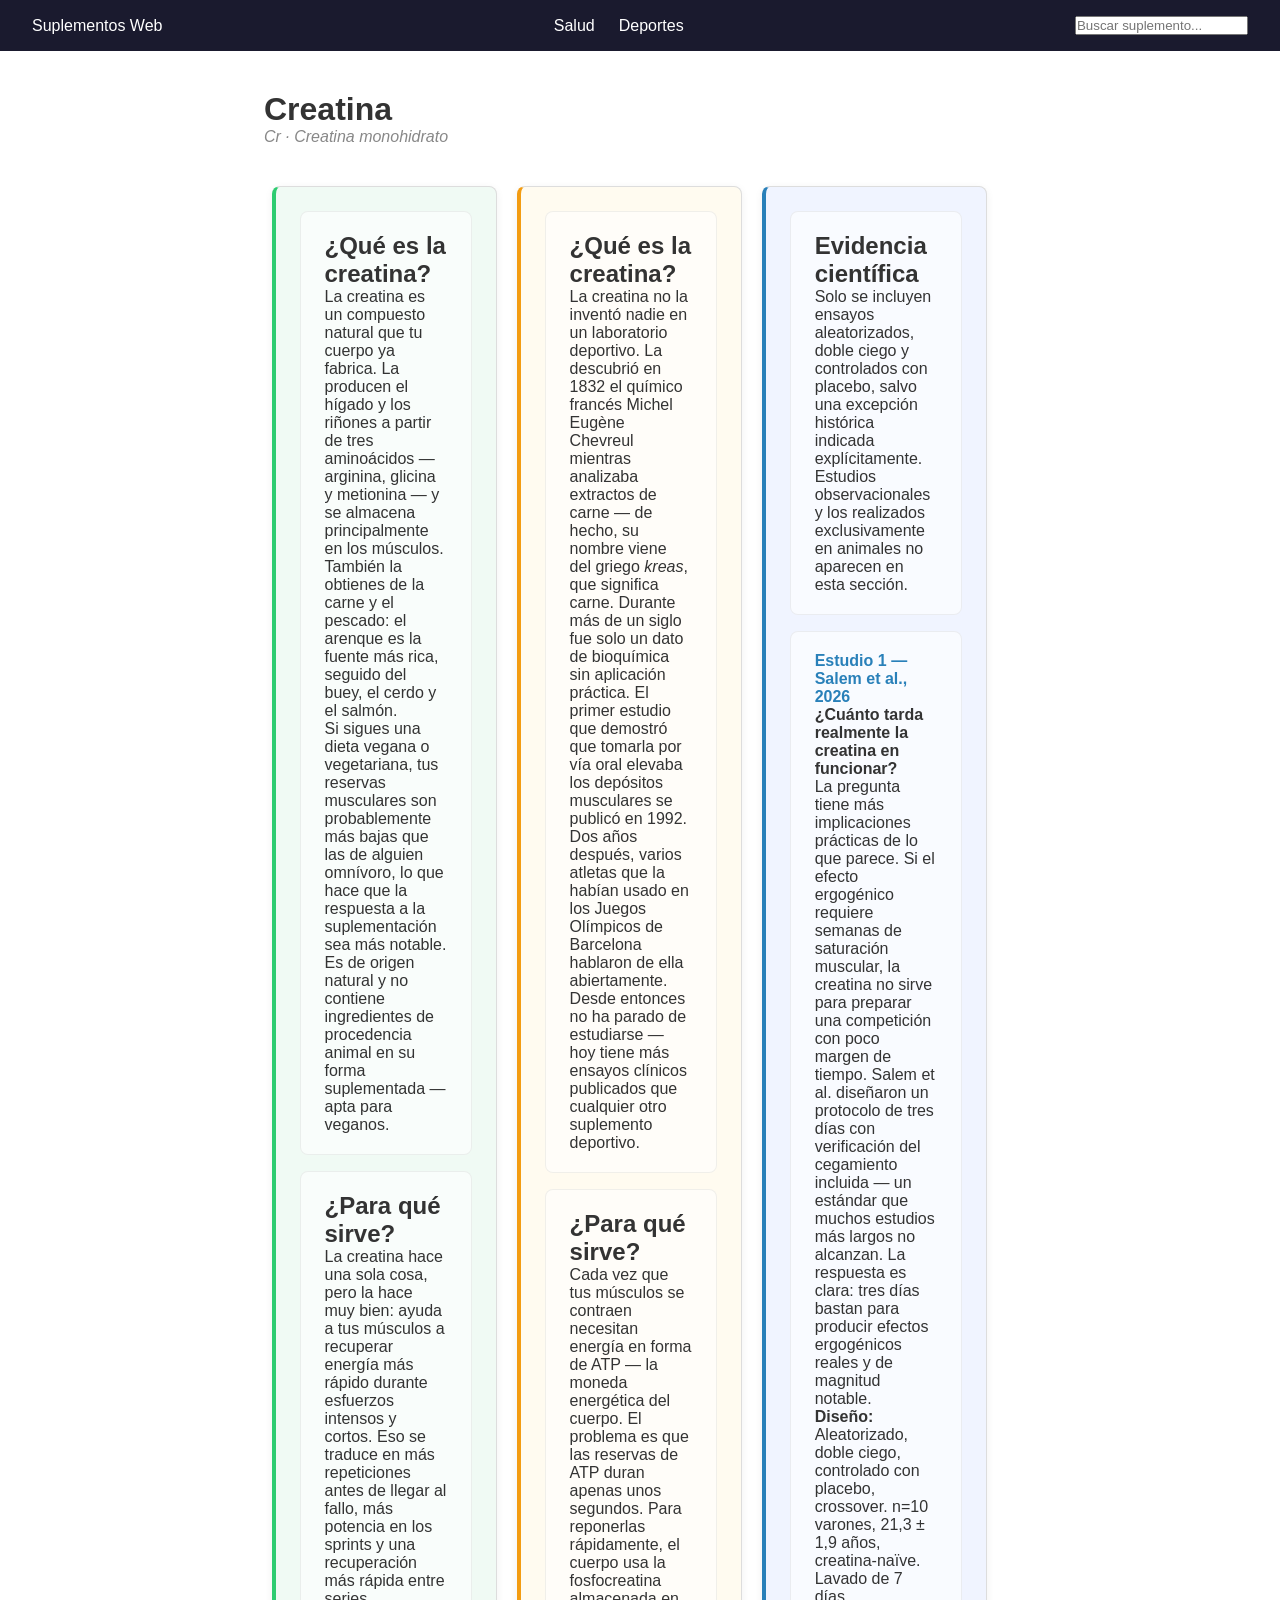
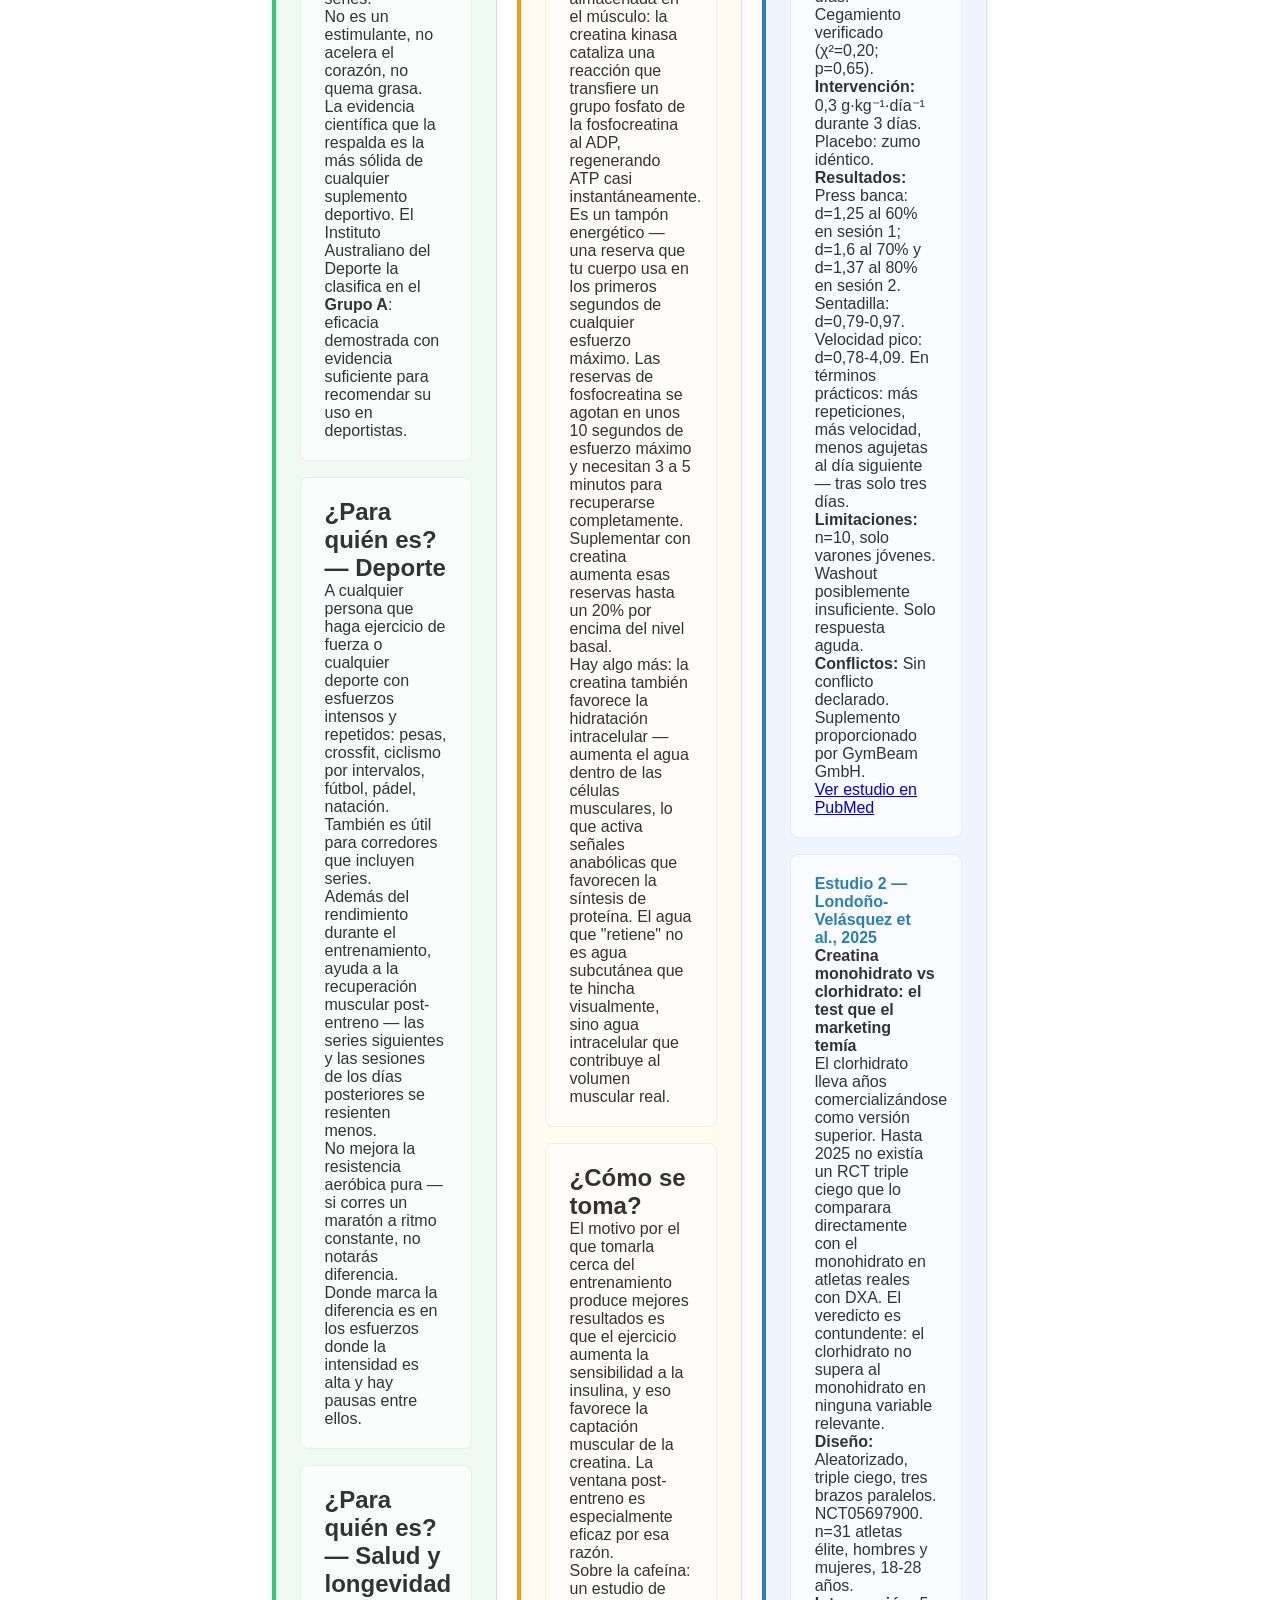
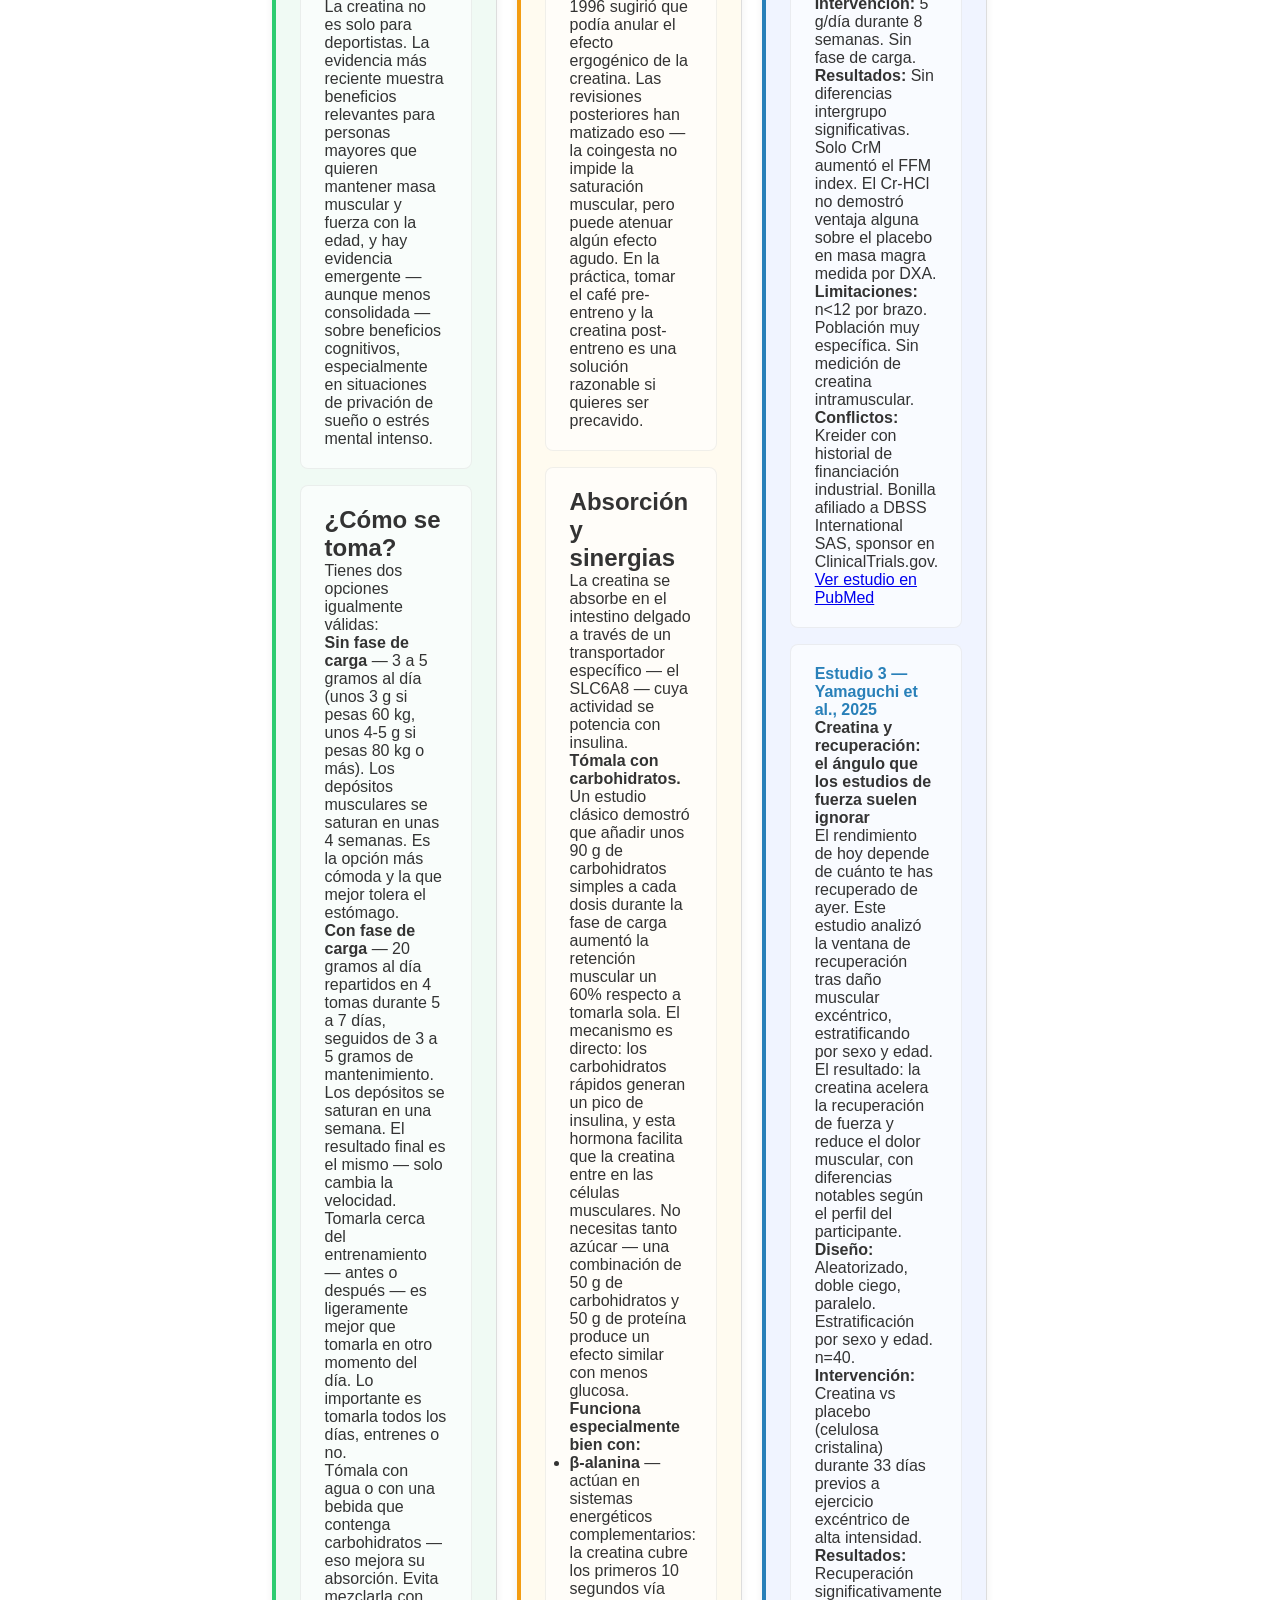
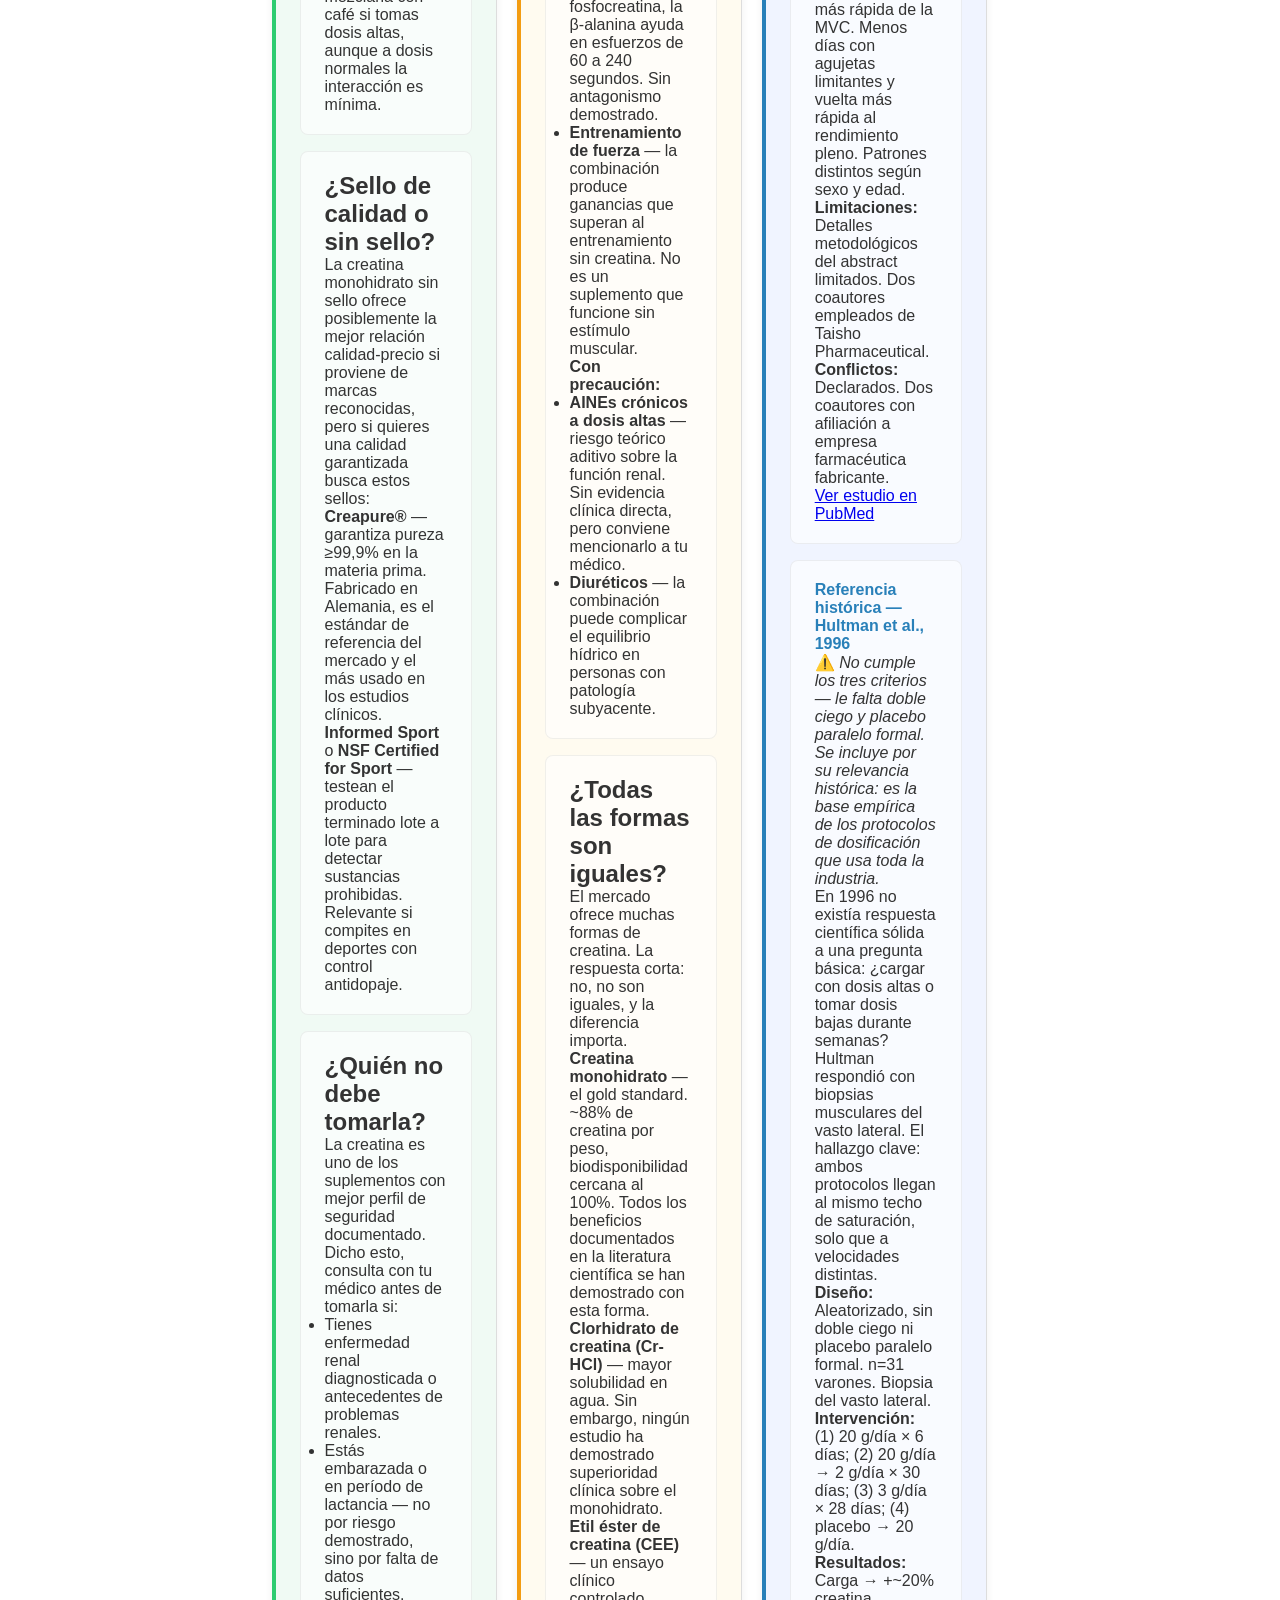
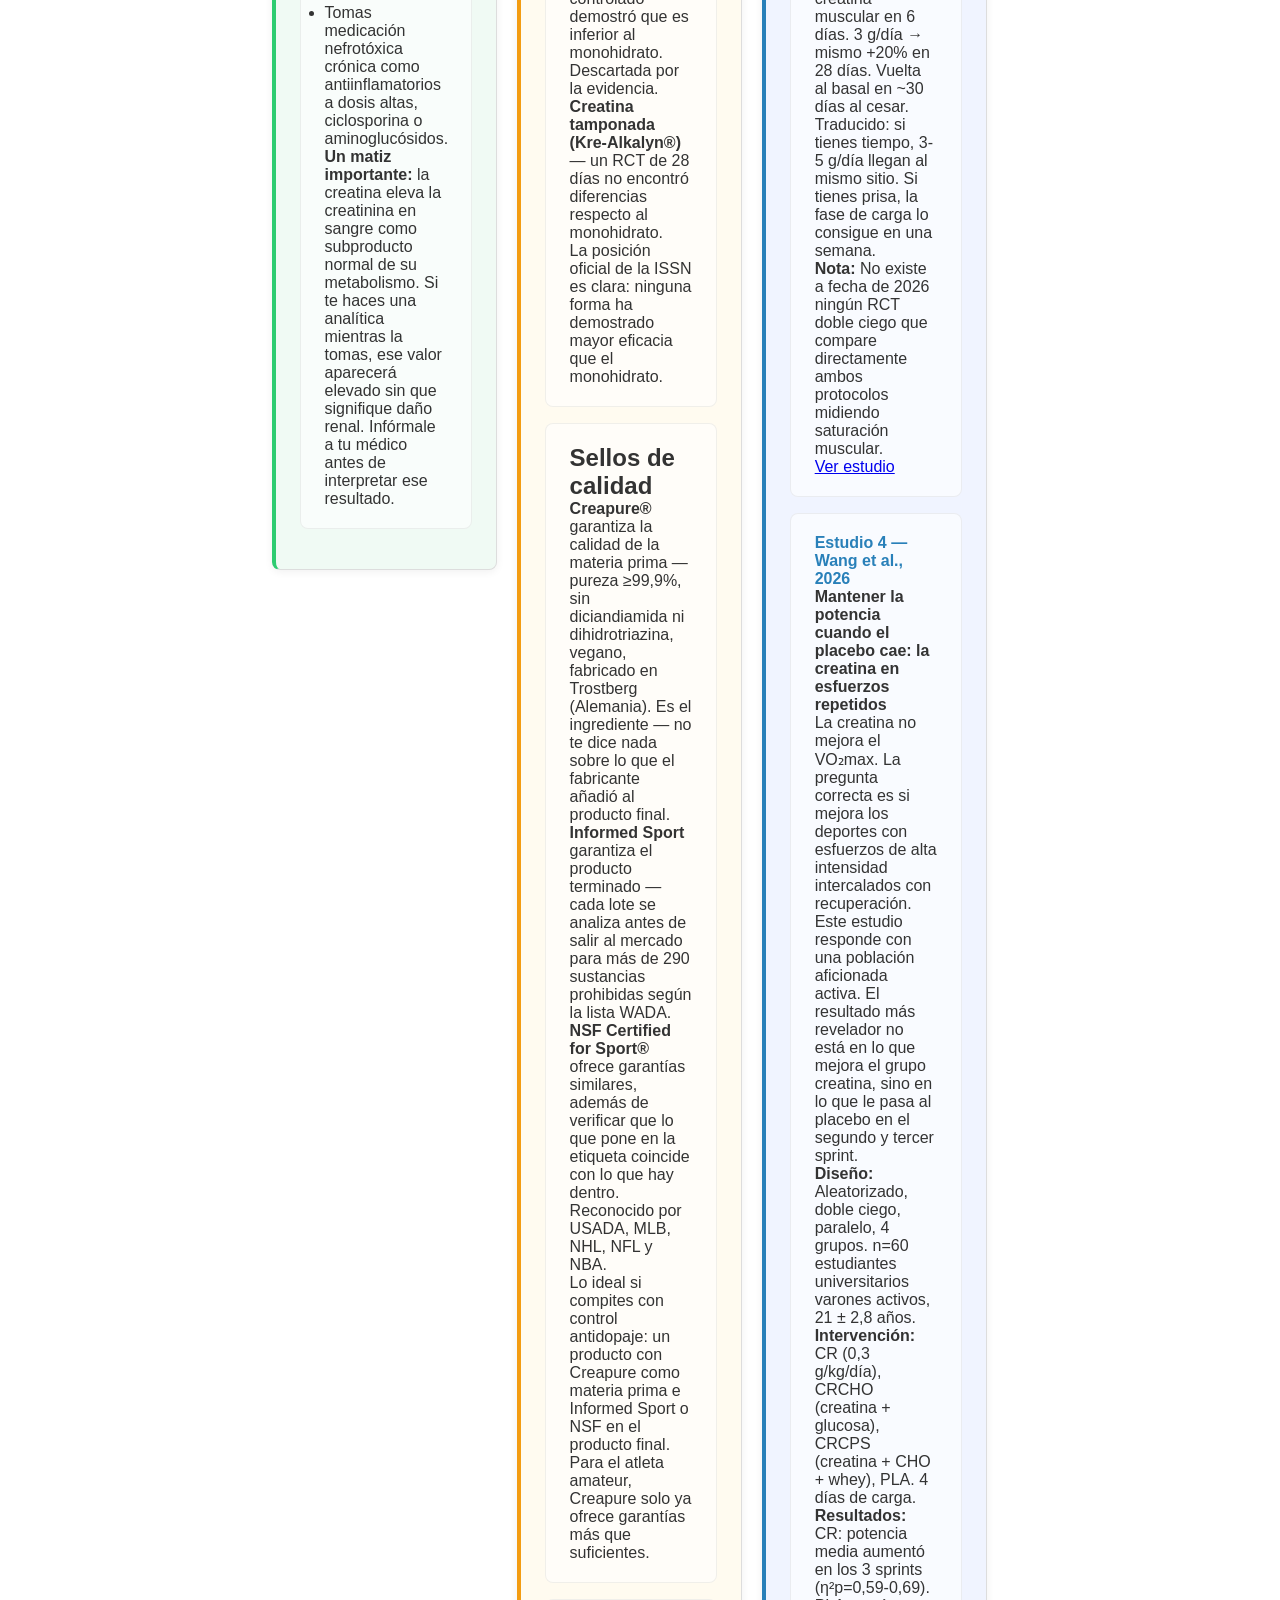
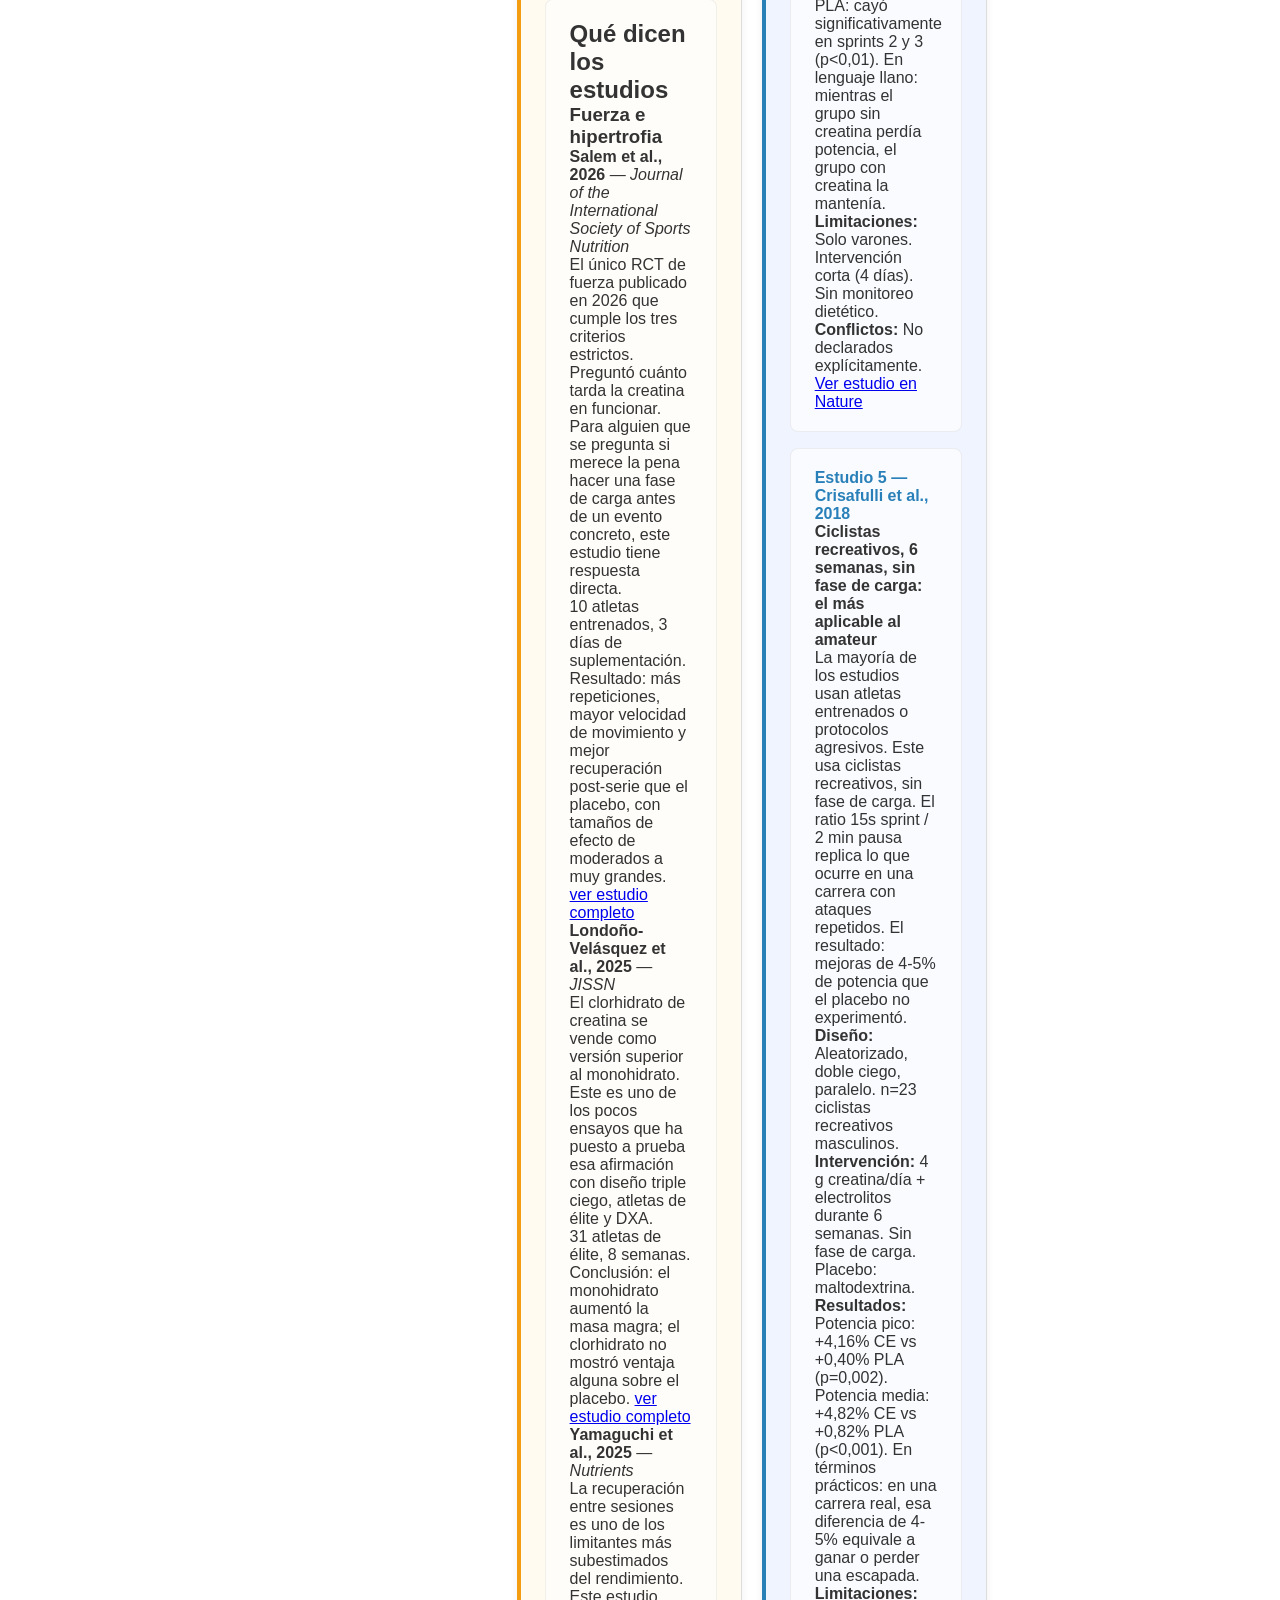
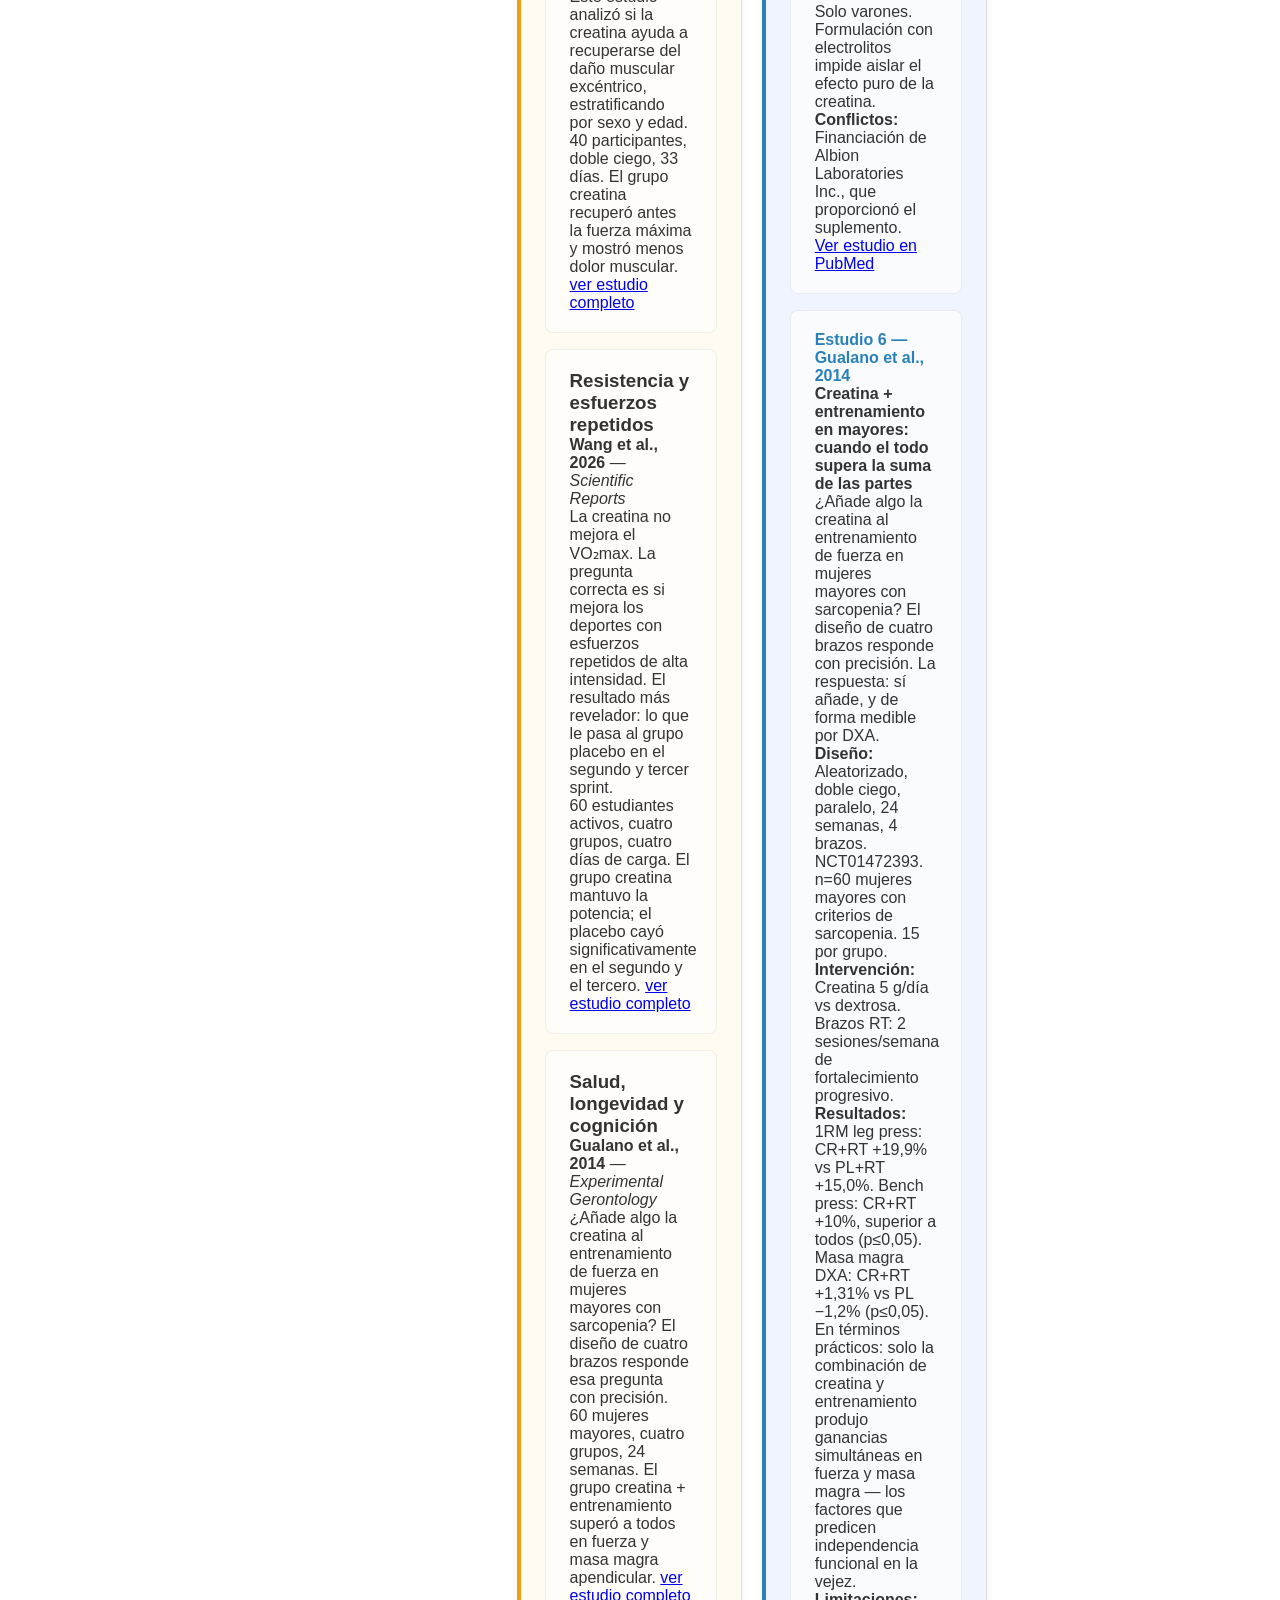
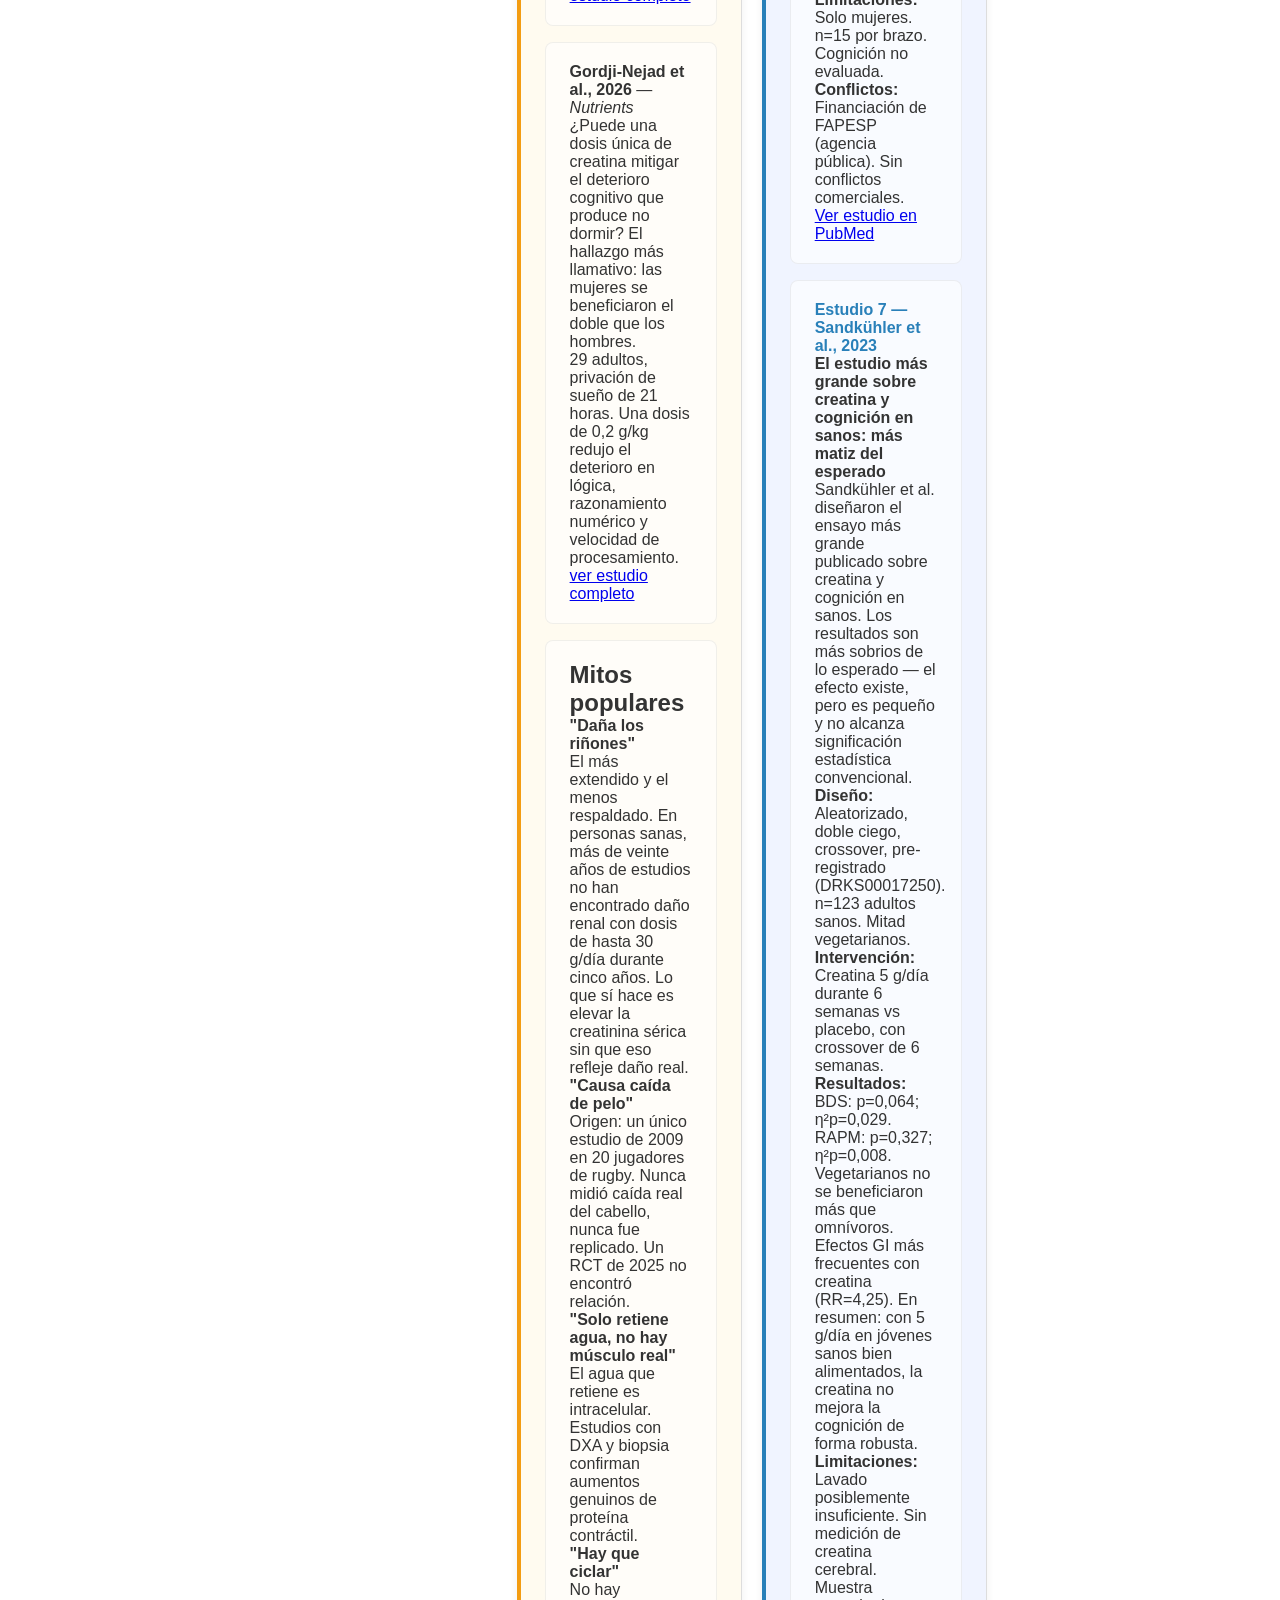
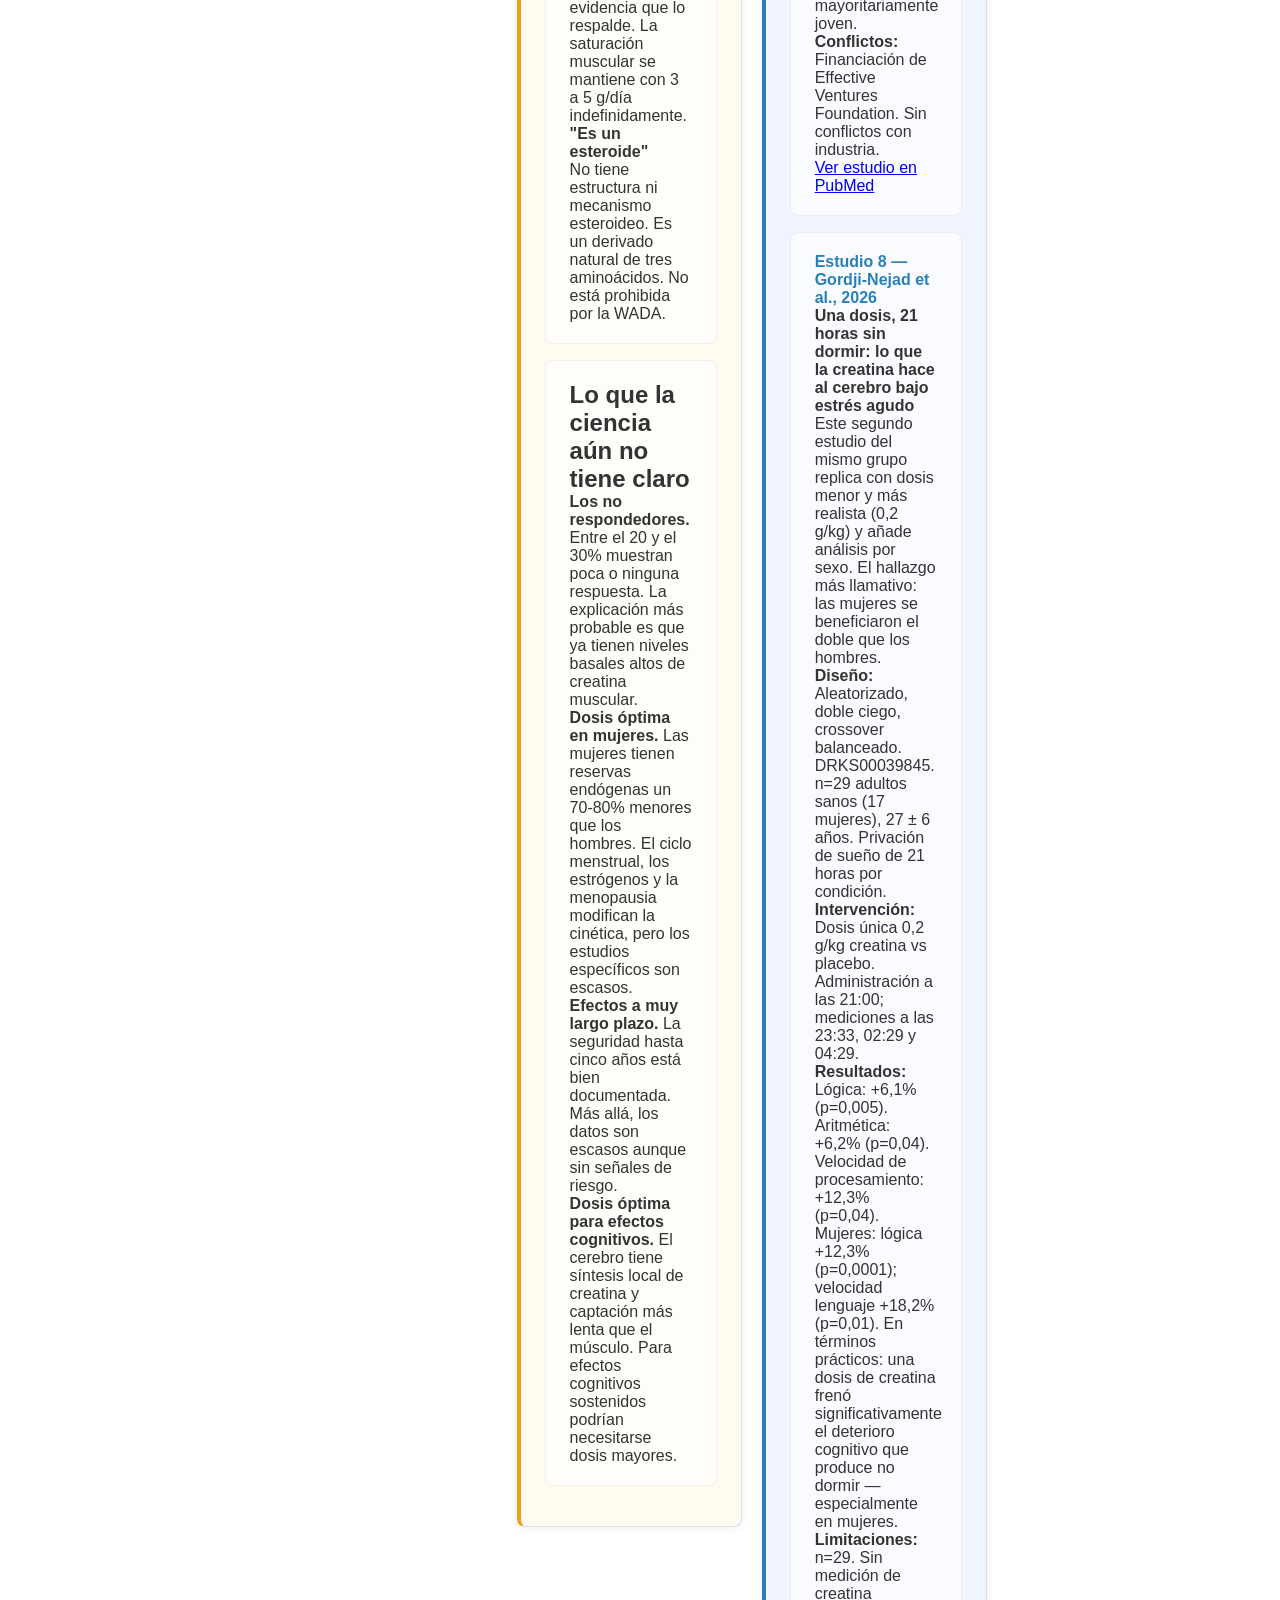
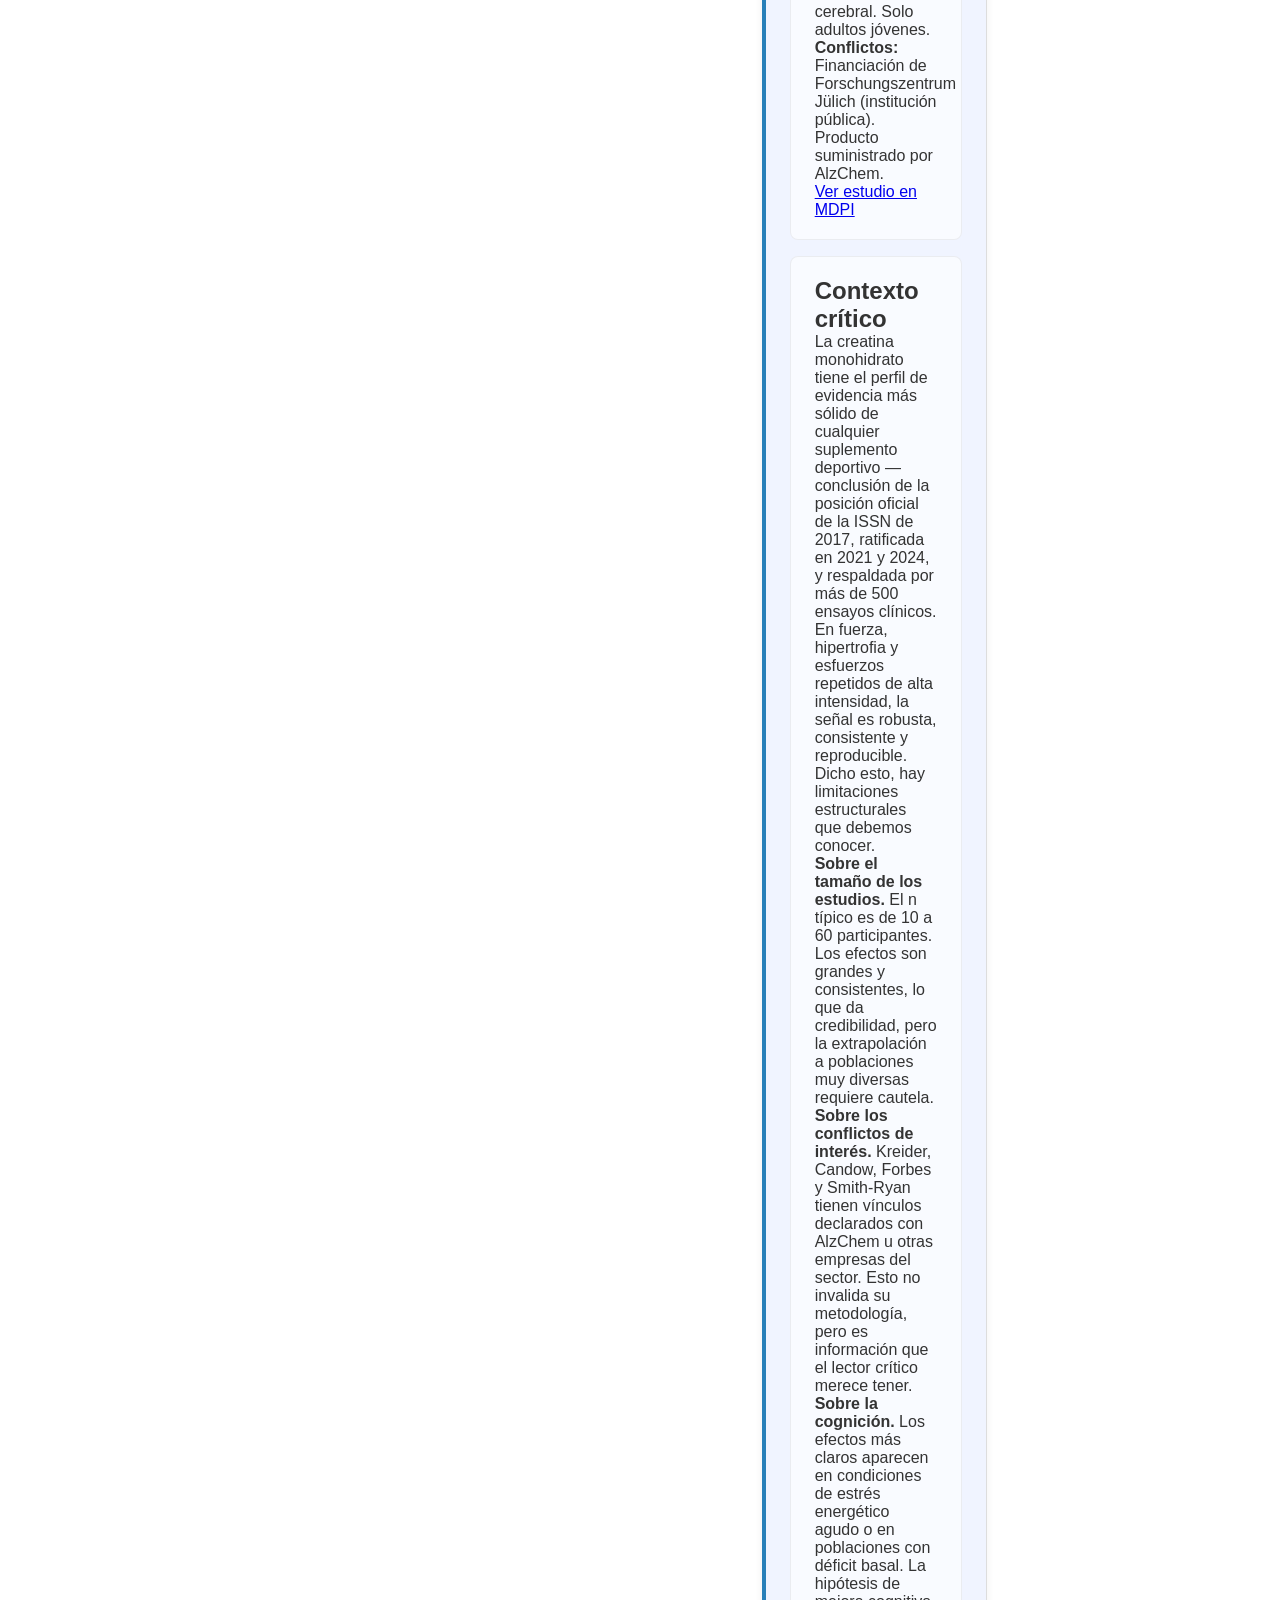
<file: Suplementos/creatina.html>
<!DOCTYPE html>
<html lang="es">

<head>
    <meta charset="UTF-8">
    <meta name="viewport" content="width=device-width, initial-scale=1.0">
    <title>Creatina - Suplementos Web</title>
    <link rel="stylesheet" href="../styles.css">
    <link rel="stylesheet" href="../suplemento.css">
</head>

<body>

    <nav>
        <a href="../index.html">Suplementos Web</a>
        <ul>
            <li><a href="#">Salud</a></li>
            <li><a href="#">Deportes</a></li>
        </ul>
        <input type="text" placeholder="Buscar suplemento...">
    </nav>

    <main>
        <div class="ficha-header">
            <h1>Creatina</h1>
            <p class="nombre-cientifico">Cr · Creatina monohidrato</p>
        </div>

        <div class="nivel-basico">

            <div class="seccion" data-nivel="basico" data-categoria="global">
                <h2>¿Qué es la creatina?</h2>
                <p>La creatina es un compuesto natural que tu cuerpo ya fabrica. La producen el hígado y los riñones a
                    partir de tres aminoácidos — arginina, glicina y metionina — y se almacena principalmente en los
                    músculos. También la obtienes de la carne y el pescado: el arenque es la fuente más rica, seguido
                    del buey, el cerdo y el salmón.</p>
                <p>Si sigues una dieta vegana o vegetariana, tus reservas musculares son probablemente más bajas que las
                    de alguien omnívoro, lo que hace que la respuesta a la suplementación sea más notable.</p>
                <p>Es de origen natural y no contiene ingredientes de procedencia animal en su forma suplementada — apta
                    para veganos.</p>
            </div>

            <div class="seccion" data-nivel="basico" data-categoria="global">
                <h2>¿Para qué sirve?</h2>
                <p>La creatina hace una sola cosa, pero la hace muy bien: ayuda a tus músculos a recuperar energía más
                    rápido durante esfuerzos intensos y cortos. Eso se traduce en más repeticiones antes de llegar al
                    fallo, más potencia en los sprints y una recuperación más rápida entre series.</p>
                <p>No es un estimulante, no acelera el corazón, no quema grasa.</p>
                <p>La evidencia científica que la respalda es la más sólida de cualquier suplemento deportivo. El
                    Instituto Australiano del Deporte la clasifica en el <strong>Grupo A</strong>: eficacia demostrada
                    con evidencia suficiente para recomendar su uso en deportistas.</p>
            </div>

            <div class="seccion" data-nivel="basico" data-categoria="deporte">
                <h2>¿Para quién es? — Deporte</h2>
                <p>A cualquier persona que haga ejercicio de fuerza o cualquier deporte con esfuerzos intensos y
                    repetidos: pesas, crossfit, ciclismo por intervalos, fútbol, pádel, natación. También es útil para
                    corredores que incluyen series.</p>
                <p>Además del rendimiento durante el entrenamiento, ayuda a la recuperación muscular post-entreno — las
                    series siguientes y las sesiones de los días posteriores se resienten menos.</p>
                <p>No mejora la resistencia aeróbica pura — si corres un maratón a ritmo constante, no notarás
                    diferencia. Donde marca la diferencia es en los esfuerzos donde la intensidad es alta y hay pausas
                    entre ellos.</p>
            </div>

            <div class="seccion" data-nivel="basico" data-categoria="salud">
                <h2>¿Para quién es? — Salud y longevidad</h2>
                <p>La creatina no es solo para deportistas. La evidencia más reciente muestra beneficios relevantes para
                    personas mayores que quieren mantener masa muscular y fuerza con la edad, y hay evidencia emergente
                    — aunque menos consolidada — sobre beneficios cognitivos, especialmente en situaciones de privación
                    de sueño o estrés mental intenso.</p>
            </div>

            <div class="seccion" data-nivel="basico" data-categoria="global">
                <h2>¿Cómo se toma?</h2>
                <p>Tienes dos opciones igualmente válidas:</p>
                <p><strong>Sin fase de carga</strong> — 3 a 5 gramos al día (unos 3 g si pesas 60 kg, unos 4-5 g si
                    pesas 80 kg o más). Los depósitos musculares se saturan en unas 4 semanas. Es la opción más cómoda y
                    la que mejor tolera el estómago.</p>
                <p><strong>Con fase de carga</strong> — 20 gramos al día repartidos en 4 tomas durante 5 a 7 días,
                    seguidos de 3 a 5 gramos de mantenimiento. Los depósitos se saturan en una semana. El resultado
                    final es el mismo — solo cambia la velocidad.</p>
                <p>Tomarla cerca del entrenamiento — antes o después — es ligeramente mejor que tomarla en otro momento
                    del día. Lo importante es tomarla todos los días, entrenes o no.</p>
                <p>Tómala con agua o con una bebida que contenga carbohidratos — eso mejora su absorción. Evita
                    mezclarla con café si tomas dosis altas, aunque a dosis normales la interacción es mínima.</p>
            </div>

            <div class="seccion" data-nivel="basico" data-categoria="global">
                <h2>¿Sello de calidad o sin sello?</h2>
                <p>La creatina monohidrato sin sello ofrece posiblemente la mejor relación calidad-precio si proviene de
                    marcas reconocidas, pero si quieres una calidad garantizada busca estos sellos:</p>
                <p><strong>Creapure®</strong> — garantiza pureza ≥99,9% en la materia prima. Fabricado en Alemania, es
                    el estándar de referencia del mercado y el más usado en los estudios clínicos.</p>
                <p><strong>Informed Sport</strong> o <strong>NSF Certified for Sport</strong> — testean el producto
                    terminado lote a lote para detectar sustancias prohibidas. Relevante si compites en deportes con
                    control antidopaje.</p>
            </div>

            <div class="seccion" data-nivel="basico" data-categoria="global">
                <h2>¿Quién no debe tomarla?</h2>
                <p>La creatina es uno de los suplementos con mejor perfil de seguridad documentado. Dicho esto, consulta
                    con tu médico antes de tomarla si:</p>
                <ul>
                    <li>Tienes enfermedad renal diagnosticada o antecedentes de problemas renales.</li>
                    <li>Estás embarazada o en período de lactancia — no por riesgo demostrado, sino por falta de datos
                        suficientes.</li>
                    <li>Tomas medicación nefrotóxica crónica como antiinflamatorios a dosis altas, ciclosporina o
                        aminoglucósidos.</li>
                </ul>
                <p><strong>Un matiz importante:</strong> la creatina eleva la creatinina en sangre como subproducto
                    normal de su metabolismo. Si te haces una analítica mientras la tomas, ese valor aparecerá elevado
                    sin que signifique daño renal. Infórmale a tu médico antes de interpretar ese resultado.</p>
            </div>

        </div>

        <div class="nivel-intermedio">

            <div class="seccion" data-nivel="intermedio" data-categoria="global">
                <h2>¿Qué es la creatina?</h2>
                <p>La creatina no la inventó nadie en un laboratorio deportivo. La descubrió en 1832 el químico francés
                    Michel Eugène Chevreul mientras analizaba extractos de carne — de hecho, su nombre viene del griego
                    <em>kreas</em>, que significa carne. Durante más de un siglo fue solo un dato de bioquímica sin
                    aplicación práctica. El primer estudio que demostró que tomarla por vía oral elevaba los depósitos
                    musculares se publicó en 1992. Dos años después, varios atletas que la habían usado en los Juegos
                    Olímpicos de Barcelona hablaron de ella abiertamente. Desde entonces no ha parado de estudiarse —
                    hoy tiene más ensayos clínicos publicados que cualquier otro suplemento deportivo.
                </p>
            </div>

            <div class="seccion" data-nivel="intermedio" data-categoria="global">
                <h2>¿Para qué sirve?</h2>
                <p>Cada vez que tus músculos se contraen necesitan energía en forma de ATP — la moneda energética del
                    cuerpo. El problema es que las reservas de ATP duran apenas unos segundos. Para reponerlas
                    rápidamente, el cuerpo usa la fosfocreatina almacenada en el músculo: la creatina kinasa cataliza
                    una reacción que transfiere un grupo fosfato de la fosfocreatina al ADP, regenerando ATP casi
                    instantáneamente.</p>
                <p>Es un tampón energético — una reserva que tu cuerpo usa en los primeros segundos de cualquier
                    esfuerzo máximo. Las reservas de fosfocreatina se agotan en unos 10 segundos de esfuerzo máximo y
                    necesitan 3 a 5 minutos para recuperarse completamente. Suplementar con creatina aumenta esas
                    reservas hasta un 20% por encima del nivel basal.</p>
                <p>Hay algo más: la creatina también favorece la hidratación intracelular — aumenta el agua dentro de
                    las células musculares, lo que activa señales anabólicas que favorecen la síntesis de proteína. El
                    agua que "retiene" no es agua subcutánea que te hincha visualmente, sino agua intracelular que
                    contribuye al volumen muscular real.</p>
            </div>

            <div class="seccion" data-nivel="intermedio" data-categoria="deporte">
                <h2>¿Cómo se toma?</h2>
                <p>El motivo por el que tomarla cerca del entrenamiento produce mejores resultados es que el ejercicio
                    aumenta la sensibilidad a la insulina, y eso favorece la captación muscular de la creatina. La
                    ventana post-entreno es especialmente eficaz por esa razón.</p>
                <p>Sobre la cafeína: un estudio de 1996 sugirió que podía anular el efecto ergogénico de la creatina.
                    Las revisiones posteriores han matizado eso — la coingesta no impide la saturación muscular, pero
                    puede atenuar algún efecto agudo. En la práctica, tomar el café pre-entreno y la creatina
                    post-entreno es una solución razonable si quieres ser precavido.</p>
            </div>

            <div class="seccion" data-nivel="intermedio" data-categoria="deporte">
                <h2>Absorción y sinergias</h2>
                <p>La creatina se absorbe en el intestino delgado a través de un transportador específico — el SLC6A8 —
                    cuya actividad se potencia con insulina.</p>
                <p><strong>Tómala con carbohidratos.</strong> Un estudio clásico demostró que añadir unos 90 g de
                    carbohidratos simples a cada dosis durante la fase de carga aumentó la retención muscular un 60%
                    respecto a tomarla sola. El mecanismo es directo: los carbohidratos rápidos generan un pico de
                    insulina, y esta hormona facilita que la creatina entre en las células musculares. No necesitas
                    tanto azúcar — una combinación de 50 g de carbohidratos y 50 g de proteína produce un efecto similar
                    con menos glucosa.</p>
                <p><strong>Funciona especialmente bien con:</strong></p>
                <ul>
                    <li><strong>β-alanina</strong> — actúan en sistemas energéticos complementarios: la creatina cubre
                        los primeros 10 segundos vía fosfocreatina, la β-alanina ayuda en esfuerzos de 60 a 240
                        segundos. Sin antagonismo demostrado.</li>
                    <li><strong>Entrenamiento de fuerza</strong> — la combinación produce ganancias que superan al
                        entrenamiento sin creatina. No es un suplemento que funcione sin estímulo muscular.</li>
                </ul>
                <p><strong>Con precaución:</strong></p>
                <ul>
                    <li><strong>AINEs crónicos a dosis altas</strong> — riesgo teórico aditivo sobre la función renal.
                        Sin evidencia clínica directa, pero conviene mencionarlo a tu médico.</li>
                    <li><strong>Diuréticos</strong> — la combinación puede complicar el equilibrio hídrico en personas
                        con patología subyacente.</li>
                </ul>
            </div>

            <div class="seccion" data-nivel="intermedio" data-categoria="global">
                <h2>¿Todas las formas son iguales?</h2>
                <p>El mercado ofrece muchas formas de creatina. La respuesta corta: no, no son iguales, y la diferencia
                    importa.</p>
                <p><strong>Creatina monohidrato</strong> — el gold standard. ~88% de creatina por peso,
                    biodisponibilidad cercana al 100%. Todos los beneficios documentados en la literatura científica se
                    han demostrado con esta forma.</p>
                <p><strong>Clorhidrato de creatina (Cr-HCl)</strong> — mayor solubilidad en agua. Sin embargo, ningún
                    estudio ha demostrado superioridad clínica sobre el monohidrato.</p>
                <p><strong>Etil éster de creatina (CEE)</strong> — un ensayo clínico controlado demostró que es inferior
                    al monohidrato. Descartada por la evidencia.</p>
                <p><strong>Creatina tamponada (Kre-Alkalyn®)</strong> — un RCT de 28 días no encontró diferencias
                    respecto al monohidrato.</p>
                <p>La posición oficial de la ISSN es clara: ninguna forma ha demostrado mayor eficacia que el
                    monohidrato.</p>
            </div>

            <div class="seccion" data-nivel="intermedio" data-categoria="global">
                <h2>Sellos de calidad</h2>
                <p><strong>Creapure®</strong> garantiza la calidad de la materia prima — pureza ≥99,9%, sin
                    diciandiamida ni dihidrotriazina, vegano, fabricado en Trostberg (Alemania). Es el ingrediente — no
                    te dice nada sobre lo que el fabricante añadió al producto final.</p>
                <p><strong>Informed Sport</strong> garantiza el producto terminado — cada lote se analiza antes de salir
                    al mercado para más de 290 sustancias prohibidas según la lista WADA.</p>
                <p><strong>NSF Certified for Sport®</strong> ofrece garantías similares, además de verificar que lo que
                    pone en la etiqueta coincide con lo que hay dentro. Reconocido por USADA, MLB, NHL, NFL y NBA.</p>
                <p>Lo ideal si compites con control antidopaje: un producto con Creapure como materia prima e Informed
                    Sport o NSF en el producto final. Para el atleta amateur, Creapure solo ya ofrece garantías más que
                    suficientes.</p>
            </div>

            <div class="seccion" data-nivel="intermedio" data-categoria="global">
                <h2>Qué dicen los estudios</h2>

                <h3>Fuerza e hipertrofia</h3>

                <p><strong>Salem et al., 2026</strong> — <em>Journal of the International Society of Sports
                        Nutrition</em></p>
                <p>El único RCT de fuerza publicado en 2026 que cumple los tres criterios estrictos. Preguntó cuánto
                    tarda la creatina en funcionar. Para alguien que se pregunta si merece la pena hacer una fase de
                    carga antes de un evento concreto, este estudio tiene respuesta directa.</p>
                <p>10 atletas entrenados, 3 días de suplementación. Resultado: más repeticiones, mayor velocidad de
                    movimiento y mejor recuperación post-serie que el placebo, con tamaños de efecto de moderados a muy
                    grandes.
                    <a href="#estudio-salem-2026">ver estudio completo</a>
                </p>

                <p><strong>Londoño-Velásquez et al., 2025</strong> — <em>JISSN</em></p>
                <p>El clorhidrato de creatina se vende como versión superior al monohidrato. Este es uno de los pocos
                    ensayos que ha puesto a prueba esa afirmación con diseño triple ciego, atletas de élite y DXA.</p>
                <p>31 atletas de élite, 8 semanas. Conclusión: el monohidrato aumentó la masa magra; el clorhidrato no
                    mostró ventaja alguna sobre el placebo.
                    <a href="#estudio-londono-2025">ver estudio completo</a>
                </p>

                <p><strong>Yamaguchi et al., 2025</strong> — <em>Nutrients</em></p>
                <p>La recuperación entre sesiones es uno de los limitantes más subestimados del rendimiento. Este
                    estudio analizó si la creatina ayuda a recuperarse del daño muscular excéntrico, estratificando por
                    sexo y edad.</p>
                <p>40 participantes, doble ciego, 33 días. El grupo creatina recuperó antes la fuerza máxima y mostró
                    menos dolor muscular.
                    <a href="#estudio-yamaguchi-2025">ver estudio completo</a>
                </p>
            </div>

            <div class="seccion" data-nivel="intermedio" data-categoria="deporte">
                <h3>Resistencia y esfuerzos repetidos</h3>

                <p><strong>Wang et al., 2026</strong> — <em>Scientific Reports</em></p>
                <p>La creatina no mejora el VO₂max. La pregunta correcta es si mejora los deportes con esfuerzos
                    repetidos de alta intensidad. El resultado más revelador: lo que le pasa al grupo placebo en el
                    segundo y tercer sprint.</p>
                <p>60 estudiantes activos, cuatro grupos, cuatro días de carga. El grupo creatina mantuvo la potencia;
                    el placebo cayó significativamente en el segundo y el tercero.
                    <a href="#estudio-wang-2026">ver estudio completo</a>
                </p>
            </div>

            <div class="seccion" data-nivel="intermedio" data-categoria="salud">
                <h3>Salud, longevidad y cognición</h3>

                <p><strong>Gualano et al., 2014</strong> — <em>Experimental Gerontology</em></p>
                <p>¿Añade algo la creatina al entrenamiento de fuerza en mujeres mayores con sarcopenia? El diseño de
                    cuatro brazos responde esa pregunta con precisión.</p>
                <p>60 mujeres mayores, cuatro grupos, 24 semanas. El grupo creatina + entrenamiento superó a todos en
                    fuerza y masa magra apendicular.
                    <a href="#estudio-gualano-2014">ver estudio completo</a>
                </p>
            </div>

            <div class="seccion" data-nivel="intermedio" data-categoria="salud cognicion">
                <p><strong>Gordji-Nejad et al., 2026</strong> — <em>Nutrients</em></p>
                <p>¿Puede una dosis única de creatina mitigar el deterioro cognitivo que produce no dormir? El hallazgo
                    más llamativo: las mujeres se beneficiaron el doble que los hombres.</p>
                <p>29 adultos, privación de sueño de 21 horas. Una dosis de 0,2 g/kg redujo el deterioro en lógica,
                    razonamiento numérico y velocidad de procesamiento.
                    <a href="#estudio-gordji-2026">ver estudio completo</a>
                </p>
            </div>

            <div class="seccion" data-nivel="intermedio" data-categoria="global">
                <h2>Mitos populares</h2>
                <p><strong>"Daña los riñones"</strong><br>
                    El más extendido y el menos respaldado. En personas sanas, más de veinte años de estudios no han
                    encontrado daño renal con dosis de hasta 30 g/día durante cinco años. Lo que sí hace es elevar la
                    creatinina sérica sin que eso refleje daño real.</p>
                <p><strong>"Causa caída de pelo"</strong><br>
                    Origen: un único estudio de 2009 en 20 jugadores de rugby. Nunca midió caída real del cabello, nunca
                    fue replicado. Un RCT de 2025 no encontró relación.</p>
                <p><strong>"Solo retiene agua, no hay músculo real"</strong><br>
                    El agua que retiene es intracelular. Estudios con DXA y biopsia confirman aumentos genuinos de
                    proteína contráctil.</p>
                <p><strong>"Hay que ciclar"</strong><br>
                    No hay evidencia que lo respalde. La saturación muscular se mantiene con 3 a 5 g/día
                    indefinidamente.</p>
                <p><strong>"Es un esteroide"</strong><br>
                    No tiene estructura ni mecanismo esteroideo. Es un derivado natural de tres aminoácidos. No está
                    prohibida por la WADA.</p>
            </div>

            <div class="seccion" data-nivel="intermedio" data-categoria="global">
                <h2>Lo que la ciencia aún no tiene claro</h2>
                <p><strong>Los no respondedores.</strong> Entre el 20 y el 30% muestran poca o ninguna respuesta. La
                    explicación más probable es que ya tienen niveles basales altos de creatina muscular.</p>
                <p><strong>Dosis óptima en mujeres.</strong> Las mujeres tienen reservas endógenas un 70-80% menores que
                    los hombres. El ciclo menstrual, los estrógenos y la menopausia modifican la cinética, pero los
                    estudios específicos son escasos.</p>
                <p><strong>Efectos a muy largo plazo.</strong> La seguridad hasta cinco años está bien documentada. Más
                    allá, los datos son escasos aunque sin señales de riesgo.</p>
                <p><strong>Dosis óptima para efectos cognitivos.</strong> El cerebro tiene síntesis local de creatina y
                    captación más lenta que el músculo. Para efectos cognitivos sostenidos podrían necesitarse dosis
                    mayores.</p>
            </div>

        </div>

        <div class="nivel-avanzado">

            <div class="seccion" data-nivel="avanzado" data-categoria="global">
                <h2>Evidencia científica</h2>
                <p>Solo se incluyen ensayos aleatorizados, doble ciego y controlados con placebo, salvo una excepción
                    histórica indicada explícitamente. Estudios observacionales y los realizados exclusivamente en
                    animales no aparecen en esta sección.</p>
            </div>

            <div class="seccion" id="estudio-salem-2026" data-nivel="avanzado" data-categoria="global">
                <h3>Estudio 1 — Salem et al., 2026</h3>
                <p><strong>¿Cuánto tarda realmente la creatina en funcionar?</strong></p>
                <p>La pregunta tiene más implicaciones prácticas de lo que parece. Si el efecto ergogénico requiere
                    semanas de saturación muscular, la creatina no sirve para preparar una competición con poco margen
                    de tiempo. Salem et al. diseñaron un protocolo de tres días con verificación del cegamiento incluida
                    — un estándar que muchos estudios más largos no alcanzan. La respuesta es clara: tres días bastan
                    para producir efectos ergogénicos reales y de magnitud notable.</p>
                <p><strong>Diseño:</strong> Aleatorizado, doble ciego, controlado con placebo, crossover. n=10 varones,
                    21,3 ± 1,9 años, creatina-naïve. Lavado de 7 días. Cegamiento verificado (χ²=0,20; p=0,65).</p>
                <p><strong>Intervención:</strong> 0,3 g·kg⁻¹·día⁻¹ durante 3 días. Placebo: zumo idéntico.</p>
                <p><strong>Resultados:</strong> Press banca: d=1,25 al 60% en sesión 1; d=1,6 al 70% y d=1,37 al 80% en
                    sesión 2. Sentadilla: d=0,79-0,97. Velocidad pico: d=0,78-4,09. En términos prácticos: más
                    repeticiones, más velocidad, menos agujetas al día siguiente — tras solo tres días.</p>
                <p><strong>Limitaciones:</strong> n=10, solo varones jóvenes. Washout posiblemente insuficiente. Solo
                    respuesta aguda.</p>
                <p><strong>Conflictos:</strong> Sin conflicto declarado. Suplemento proporcionado por GymBeam GmbH.</p>
                <a href="https://pubmed.ncbi.nlm.nih.gov/41579075/" target="_blank">Ver estudio en PubMed</a>
            </div>

            <div class="seccion" id="estudio-londono-2025" data-nivel="avanzado" data-categoria="global">
                <h3>Estudio 2 — Londoño-Velásquez et al., 2025</h3>
                <p><strong>Creatina monohidrato vs clorhidrato: el test que el marketing temía</strong></p>
                <p>El clorhidrato lleva años comercializándose como versión superior. Hasta 2025 no existía un RCT
                    triple ciego que lo comparara directamente con el monohidrato en atletas reales con DXA. El
                    veredicto es contundente: el clorhidrato no supera al monohidrato en ninguna variable relevante.</p>
                <p><strong>Diseño:</strong> Aleatorizado, triple ciego, tres brazos paralelos. NCT05697900. n=31 atletas
                    élite, hombres y mujeres, 18-28 años.</p>
                <p><strong>Intervención:</strong> 5 g/día durante 8 semanas. Sin fase de carga.</p>
                <p><strong>Resultados:</strong> Sin diferencias intergrupo significativas. Solo CrM aumentó el FFM
                    index. El Cr-HCl no demostró ventaja alguna sobre el placebo en masa magra medida por DXA.</p>
                <p><strong>Limitaciones:</strong> n&lt;12 por brazo. Población muy específica. Sin medición de creatina
                    intramuscular.</p>
                <p><strong>Conflictos:</strong> Kreider con historial de financiación industrial. Bonilla afiliado a
                    DBSS International SAS, sponsor en ClinicalTrials.gov.</p>
                <a href="https://pubmed.ncbi.nlm.nih.gov/39967406/" target="_blank">Ver estudio en PubMed</a>
            </div>

            <div class="seccion" id="estudio-yamaguchi-2025" data-nivel="avanzado" data-categoria="global">
                <h3>Estudio 3 — Yamaguchi et al., 2025</h3>
                <p><strong>Creatina y recuperación: el ángulo que los estudios de fuerza suelen ignorar</strong></p>
                <p>El rendimiento de hoy depende de cuánto te has recuperado de ayer. Este estudio analizó la ventana de
                    recuperación tras daño muscular excéntrico, estratificando por sexo y edad. El resultado: la
                    creatina acelera la recuperación de fuerza y reduce el dolor muscular, con diferencias notables
                    según el perfil del participante.</p>
                <p><strong>Diseño:</strong> Aleatorizado, doble ciego, paralelo. Estratificación por sexo y edad. n=40.
                </p>
                <p><strong>Intervención:</strong> Creatina vs placebo (celulosa cristalina) durante 33 días previos a
                    ejercicio excéntrico de alta intensidad.</p>
                <p><strong>Resultados:</strong> Recuperación significativamente más rápida de la MVC. Menos días con
                    agujetas limitantes y vuelta más rápida al rendimiento pleno. Patrones distintos según sexo y edad.
                </p>
                <p><strong>Limitaciones:</strong> Detalles metodológicos del abstract limitados. Dos coautores empleados
                    de Taisho Pharmaceutical.</p>
                <p><strong>Conflictos:</strong> Declarados. Dos coautores con afiliación a empresa farmacéutica
                    fabricante.</p>
                <a href="https://pubmed.ncbi.nlm.nih.gov/40362078/" target="_blank">Ver estudio en PubMed</a>
            </div>

            <div class="seccion" data-nivel="avanzado" data-categoria="global">
                <h3>Referencia histórica — Hultman et al., 1996</h3>
                <p>⚠️ <em>No cumple los tres criterios — le falta doble ciego y placebo paralelo formal. Se incluye por
                        su relevancia histórica: es la base empírica de los protocolos de dosificación que usa toda la
                        industria.</em></p>
                <p>En 1996 no existía respuesta científica sólida a una pregunta básica: ¿cargar con dosis altas o tomar
                    dosis bajas durante semanas? Hultman respondió con biopsias musculares del vasto lateral. El
                    hallazgo clave: ambos protocolos llegan al mismo techo de saturación, solo que a velocidades
                    distintas.</p>
                <p><strong>Diseño:</strong> Aleatorizado, sin doble ciego ni placebo paralelo formal. n=31 varones.
                    Biopsia del vasto lateral.</p>
                <p><strong>Intervención:</strong> (1) 20 g/día × 6 días; (2) 20 g/día → 2 g/día × 30 días; (3) 3 g/día ×
                    28 días; (4) placebo → 20 g/día.</p>
                <p><strong>Resultados:</strong> Carga → +~20% creatina muscular en 6 días. 3 g/día → mismo +20% en 28
                    días. Vuelta al basal en ~30 días al cesar. Traducido: si tienes tiempo, 3-5 g/día llegan al mismo
                    sitio. Si tienes prisa, la fase de carga lo consigue en una semana.</p>
                <p><strong>Nota:</strong> No existe a fecha de 2026 ningún RCT doble ciego que compare directamente
                    ambos protocolos midiendo saturación muscular.</p>
                <a href="https://journals.physiology.org/doi/abs/10.1152/jappl.1996.81.1.232" target="_blank">Ver
                    estudio</a>
            </div>

            <div class="seccion" id="estudio-wang-2026" data-nivel="avanzado" data-categoria="deporte">
                <h3>Estudio 4 — Wang et al., 2026</h3>
                <p><strong>Mantener la potencia cuando el placebo cae: la creatina en esfuerzos repetidos</strong></p>
                <p>La creatina no mejora el VO₂max. La pregunta correcta es si mejora los deportes con esfuerzos de alta
                    intensidad intercalados con recuperación. Este estudio responde con una población aficionada activa.
                    El resultado más revelador no está en lo que mejora el grupo creatina, sino en lo que le pasa al
                    placebo en el segundo y tercer sprint.</p>
                <p><strong>Diseño:</strong> Aleatorizado, doble ciego, paralelo, 4 grupos. n=60 estudiantes
                    universitarios varones activos, 21 ± 2,8 años.</p>
                <p><strong>Intervención:</strong> CR (0,3 g/kg/día), CRCHO (creatina + glucosa), CRCPS (creatina + CHO +
                    whey), PLA. 4 días de carga.</p>
                <p><strong>Resultados:</strong> CR: potencia media aumentó en los 3 sprints (η²p=0,59-0,69). PLA: cayó
                    significativamente en sprints 2 y 3 (p&lt;0,01). En lenguaje llano: mientras el grupo sin creatina
                    perdía potencia, el grupo con creatina la mantenía.</p>
                <p><strong>Limitaciones:</strong> Solo varones. Intervención corta (4 días). Sin monitoreo dietético.
                </p>
                <p><strong>Conflictos:</strong> No declarados explícitamente.</p>
                <a href="https://www.nature.com/articles/s41598-026-44278-x" target="_blank">Ver estudio en Nature</a>
            </div>

            <div class="seccion" data-nivel="avanzado" data-categoria="deporte">
                <h3>Estudio 5 — Crisafulli et al., 2018</h3>
                <p><strong>Ciclistas recreativos, 6 semanas, sin fase de carga: el más aplicable al amateur</strong></p>
                <p>La mayoría de los estudios usan atletas entrenados o protocolos agresivos. Este usa ciclistas
                    recreativos, sin fase de carga. El ratio 15s sprint / 2 min pausa replica lo que ocurre en una
                    carrera con ataques repetidos. El resultado: mejoras de 4-5% de potencia que el placebo no
                    experimentó.</p>
                <p><strong>Diseño:</strong> Aleatorizado, doble ciego, paralelo. n=23 ciclistas recreativos masculinos.
                </p>
                <p><strong>Intervención:</strong> 4 g creatina/día + electrolitos durante 6 semanas. Sin fase de carga.
                    Placebo: maltodextrina.</p>
                <p><strong>Resultados:</strong> Potencia pico: +4,16% CE vs +0,40% PLA (p=0,002). Potencia media: +4,82%
                    CE vs +0,82% PLA (p&lt;0,001). En términos prácticos: en una carrera real, esa diferencia de 4-5%
                    equivale a ganar o perder una escapada.</p>
                <p><strong>Limitaciones:</strong> Solo varones. Formulación con electrolitos impide aislar el efecto
                    puro de la creatina.</p>
                <p><strong>Conflictos:</strong> Financiación de Albion Laboratories Inc., que proporcionó el suplemento.
                </p>
                <a href="https://pubmed.ncbi.nlm.nih.gov/29743825/" target="_blank">Ver estudio en PubMed</a>
            </div>

            <div class="seccion" id="estudio-gualano-2014" data-nivel="avanzado" data-categoria="salud">
                <h3>Estudio 6 — Gualano et al., 2014</h3>
                <p><strong>Creatina + entrenamiento en mayores: cuando el todo supera la suma de las partes</strong></p>
                <p>¿Añade algo la creatina al entrenamiento de fuerza en mujeres mayores con sarcopenia? El diseño de
                    cuatro brazos responde con precisión. La respuesta: sí añade, y de forma medible por DXA.</p>
                <p><strong>Diseño:</strong> Aleatorizado, doble ciego, paralelo, 24 semanas, 4 brazos. NCT01472393. n=60
                    mujeres mayores con criterios de sarcopenia. 15 por grupo.</p>
                <p><strong>Intervención:</strong> Creatina 5 g/día vs dextrosa. Brazos RT: 2 sesiones/semana de
                    fortalecimiento progresivo.</p>
                <p><strong>Resultados:</strong> 1RM leg press: CR+RT +19,9% vs PL+RT +15,0%. Bench press: CR+RT +10%,
                    superior a todos (p≤0,05). Masa magra DXA: CR+RT +1,31% vs PL −1,2% (p≤0,05). En términos prácticos:
                    solo la combinación de creatina y entrenamiento produjo ganancias simultáneas en fuerza y masa magra
                    — los factores que predicen independencia funcional en la vejez.</p>
                <p><strong>Limitaciones:</strong> Solo mujeres. n=15 por brazo. Cognición no evaluada.</p>
                <p><strong>Conflictos:</strong> Financiación de FAPESP (agencia pública). Sin conflictos comerciales.
                </p>
                <a href="https://pubmed.ncbi.nlm.nih.gov/24530883/" target="_blank">Ver estudio en PubMed</a>
            </div>

            <div class="seccion" data-nivel="avanzado" data-categoria="salud">
                <h3>Estudio 7 — Sandkühler et al., 2023</h3>
                <p><strong>El estudio más grande sobre creatina y cognición en sanos: más matiz del esperado</strong>
                </p>
                <p>Sandkühler et al. diseñaron el ensayo más grande publicado sobre creatina y cognición en sanos. Los
                    resultados son más sobrios de lo esperado — el efecto existe, pero es pequeño y no alcanza
                    significación estadística convencional.</p>
                <p><strong>Diseño:</strong> Aleatorizado, doble ciego, crossover, pre-registrado (DRKS00017250). n=123
                    adultos sanos. Mitad vegetarianos.</p>
                <p><strong>Intervención:</strong> Creatina 5 g/día durante 6 semanas vs placebo, con crossover de 6
                    semanas.</p>
                <p><strong>Resultados:</strong> BDS: p=0,064; η²p=0,029. RAPM: p=0,327; η²p=0,008. Vegetarianos no se
                    beneficiaron más que omnívoros. Efectos GI más frecuentes con creatina (RR=4,25). En resumen: con 5
                    g/día en jóvenes sanos bien alimentados, la creatina no mejora la cognición de forma robusta.</p>
                <p><strong>Limitaciones:</strong> Lavado posiblemente insuficiente. Sin medición de creatina cerebral.
                    Muestra mayoritariamente joven.</p>
                <p><strong>Conflictos:</strong> Financiación de Effective Ventures Foundation. Sin conflictos con
                    industria.</p>
                <a href="https://pubmed.ncbi.nlm.nih.gov/37981614/" target="_blank">Ver estudio en PubMed</a>
            </div>

            <div class="seccion" id="estudio-gordji-2026" data-nivel="avanzado" data-categoria="salud cognicion">
                <h3>Estudio 8 — Gordji-Nejad et al., 2026</h3>
                <p><strong>Una dosis, 21 horas sin dormir: lo que la creatina hace al cerebro bajo estrés agudo</strong>
                </p>
                <p>Este segundo estudio del mismo grupo replica con dosis menor y más realista (0,2 g/kg) y añade
                    análisis por sexo. El hallazgo más llamativo: las mujeres se beneficiaron el doble que los hombres.
                </p>
                <p><strong>Diseño:</strong> Aleatorizado, doble ciego, crossover balanceado. DRKS00039845. n=29 adultos
                    sanos (17 mujeres), 27 ± 6 años. Privación de sueño de 21 horas por condición.</p>
                <p><strong>Intervención:</strong> Dosis única 0,2 g/kg creatina vs placebo. Administración a las 21:00;
                    mediciones a las 23:33, 02:29 y 04:29.</p>
                <p><strong>Resultados:</strong> Lógica: +6,1% (p=0,005). Aritmética: +6,2% (p=0,04). Velocidad de
                    procesamiento: +12,3% (p=0,04). Mujeres: lógica +12,3% (p=0,0001); velocidad lenguaje +18,2%
                    (p=0,01). En términos prácticos: una dosis de creatina frenó significativamente el deterioro
                    cognitivo que produce no dormir — especialmente en mujeres.</p>
                <p><strong>Limitaciones:</strong> n=29. Sin medición de creatina cerebral. Solo adultos jóvenes.</p>
                <p><strong>Conflictos:</strong> Financiación de Forschungszentrum Jülich (institución pública). Producto
                    suministrado por AlzChem.</p>
                <a href="https://www.mdpi.com/2072-6643/18/8/1192" target="_blank">Ver estudio en MDPI</a>
            </div>

            <div class="seccion" data-nivel="avanzado" data-categoria="global">
                <h2>Contexto crítico</h2>
                <p>La creatina monohidrato tiene el perfil de evidencia más sólido de cualquier suplemento deportivo —
                    conclusión de la posición oficial de la ISSN de 2017, ratificada en 2021 y 2024, y respaldada por
                    más de 500 ensayos clínicos. En fuerza, hipertrofia y esfuerzos repetidos de alta intensidad, la
                    señal es robusta, consistente y reproducible.</p>
                <p>Dicho esto, hay limitaciones estructurales que debemos conocer.</p>
                <p><strong>Sobre el tamaño de los estudios.</strong> El n típico es de 10 a 60 participantes. Los
                    efectos son grandes y consistentes, lo que da credibilidad, pero la extrapolación a poblaciones muy
                    diversas requiere cautela.</p>
                <p><strong>Sobre los conflictos de interés.</strong> Kreider, Candow, Forbes y Smith-Ryan tienen
                    vínculos declarados con AlzChem u otras empresas del sector. Esto no invalida su metodología, pero
                    es información que el lector crítico merece tener.</p>
                <p><strong>Sobre la cognición.</strong> Los efectos más claros aparecen en condiciones de estrés
                    energético agudo o en poblaciones con déficit basal. La hipótesis de mejora cognitiva en jóvenes
                    sanos bien nutridos sigue sin estar demostrada de forma robusta.</p>
                <p><strong>Sobre las brechas reales.</strong> A fecha de mayo de 2026: no existe RCT doble ciego en
                    deterioro cognitivo leve ni Alzheimer. No existe RCT que compare directamente los dos protocolos de
                    dosificación midiendo saturación muscular.</p>
                <p>La conclusión honesta: para un adulto sano que entrena, la evidencia es la más sólida disponible en
                    suplementación deportiva. Para aplicaciones cognitivas o clínicas, la señal existe pero requiere más
                    investigación.</p>
            </div>


        </div>
    </main>

</body>

</html>
</file>
<file: styles.css>
* {
    margin: 0;
    padding: 0;
    box-sizing: border-box;
}

body {
    font-family: "Inter", sans-serif;
    color: #333;
}

nav {
    display: flex;
    justify-content: space-between;
    align-items: center;
    padding: 16px 32px;
    background-color: #1a1a2e;
}

nav a {
    color: white;
    text-decoration: none;
}

nav ul {
    display: flex;
    list-style: none;
    gap: 24px;
}

header {
    text-align: center;
    padding: 80px 32px;
    background-color: #f0f4f8;
}

header h1 {
    font-size: 2.5rem;
    color: #1a1a2e;
    margin-bottom: 16px;
}

header p {
    font-size: 1.1rem;
    color: #555;
    margin-bottom: 32px;
}

header a {
    display: inline-block;
    padding: 12px 24px;
    margin: 0 8px;
    background-color: #1a1a2e;
    color: white;
    text-decoration: none;
    border-radius: 6px;
}

section {
    padding: 60px 32px;
    max-width: 1100px;
    margin: 0 auto;
}

section h2 {
    font-size: 1.8rem;
    color: #1a1a2e;
    margin-bottom: 32px;
}

.tarjeta-categoria {
    display: inline-block;
    width: 45%;
    margin: 1%;
    padding: 24px;
    border: 1px solid #ddd;
    border-radius: 8px;
    vertical-align: top;
    box-shadow: 0 2px 8px rgba(0, 0, 0, 0.06);
    cursor: pointer;
}

.categoria-deportes {
    border-left: 4px solid #2ecc71;
}

.categoria-salud {
    border-left: 4px solid #2980b9;
}

.categoria-cognicion {
    border-left: 4px solid #C49237;
}


.nivel-basico,
.nivel-intermedio,
.nivel-avanzado {
    display: inline-block;
    width: 30%;
    margin: 1%;
    padding: 24px;
    border: 1px solid #ddd;
    border-radius: 8px;
    vertical-align: top;
    box-shadow: 0 2px 8px rgba(0, 0, 0, 0.06);
    cursor: pointer;
}

section h3 {
    font-size: 1.2rem;
    margin-bottom: 12px;
    color: #1a1a2e;
}

footer {
    text-align: center;
    padding: 24px;
    background-color: #1a1a2e;
    color: white;
    font-size: 0.9rem;
}

.nivel-basico {
    border-left: 4px solid #2ecc71;
}

.nivel-intermedio {
    border-left: 4px solid #f39c12;
}

.nivel-avanzado {
    border-left: 4px solid #2980b9;
}

@media (max-width: 768px) {

    .tarjeta-categoria,
    .nivel-basico,
    .nivel-intermedio,
    .nivel-avanzado {
        width: 100%;
        margin: 8px 0;
    }

    nav {
        flex-direction: column;
        gap: 12px;
    }
}

header a:hover {
    background-color: #2ecc71;
    transition: background-color 0.3s ease;
}

.tarjeta-categoria:hover,
.nivel-basico:hover,
.nivel-intermedio:hover,
.nivel-avanzado:hover {
    box-shadow: 0 4px 12px rgba(0, 0, 0, 0.1);
    transform: translateY(-2px);
    transition: all 0.2s ease;
}

.tarjeta-categoria a {
    text-decoration: none;
    color: inherit;
    display: block;
}

#panel-funcion {
    background-color: #f8f5ef;
    border: 1px solid #ddd;
    border-radius: 12px;
    padding: 32px;
    margin: 0 32px 32px 32px;
}

#panel-funcion h3 {
    font-size: 1.1rem;
    font-weight: 600;
    color: #1a1a2e;
    margin-bottom: 24px;
    letter-spacing: 0.05em;
    text-transform: uppercase;
}

.grupo-funcion {
    margin-bottom: 24px;
}

.grupo-funcion h4 {
    font-size: 0.85rem;
    font-weight: 600;
    color: #1a1a2e;
    margin-bottom: 10px;
    text-transform: uppercase;
    letter-spacing: 0.05em;
}

.etiquetas-funcion {
    display: flex;
    flex-wrap: wrap;
    gap: 8px;
}

.etiquetas-funcion span {
    background-color: #e8e0d0;
    color: #444;
    padding: 6px 14px;
    border-radius: 20px;
    font-size: 0.85rem;
    cursor: pointer;
    border: 1px solid #d4c7a
</file>
<file: suplemento.css>
main {
    max-width: 800px;
    margin: 40px auto;
    padding: 0 24px;
}

.nombre-cientifico {
    font-style: italic;
    color: #888;
    margin-bottom: 32px;
}

.nivel {
    width: 100%;
    border-radius: 12px;
    padding: 16px;
    margin-bottom: 24px;
}

.nivel-basico {
    background-color: #f0faf4;
}

.nivel-intermedio {
    background-color: #fffbf0;
}

.nivel-avanzado {
    background-color: #f0f4ff;
}

details {
    cursor: pointer;
}

details summary {
    font-weight: 500;
    font-size: 1.1rem;
    color: #1a1a2e;
    padding: 8px 0;
    list-style: none;
}

details summary:hover {
    color: #2980b9;
}

details[open] summary {
    margin-bottom: 16px;
    border-bottom: 1px solid rgba(0, 0, 0, 0.1);
    padding-bottom: 16px;
}

.nivel h3 {
    font-size: 1.1rem;
    font-weight: 600;
    color: #1a1a2e;
    margin-top: 28px;
    margin-bottom: 8px;
    padding-bottom: 4px;
    border-bottom: 1px solid rgba(0, 0, 0, 0.08);
}

.nivel h3:first-child {
    margin-top: 0;
}

.nivel p {
    line-height: 1.7;
    margin-bottom: 12px;
    color: #444;
}

.nivel a {
    display: inline-block;
    font-size: 0.85rem;
    color: #2980b9;
    margin-top: 4px;
    margin-bottom: 20px;
}

.nivel-basico div,
.nivel-intermedio div,
.nivel-avanzado div {
    background-color: rgba(255, 255, 255, 0.6);
    border-radius: 8px;
    padding: 20px 24px;
    margin-bottom: 16px;
    border: 1px solid rgba(0, 0, 0, 0.06);
}

.nivel-avanzado div h3 {
    border-bottom: none;
    color: #2980b9;
    font-size: 1rem;
}
</file>
